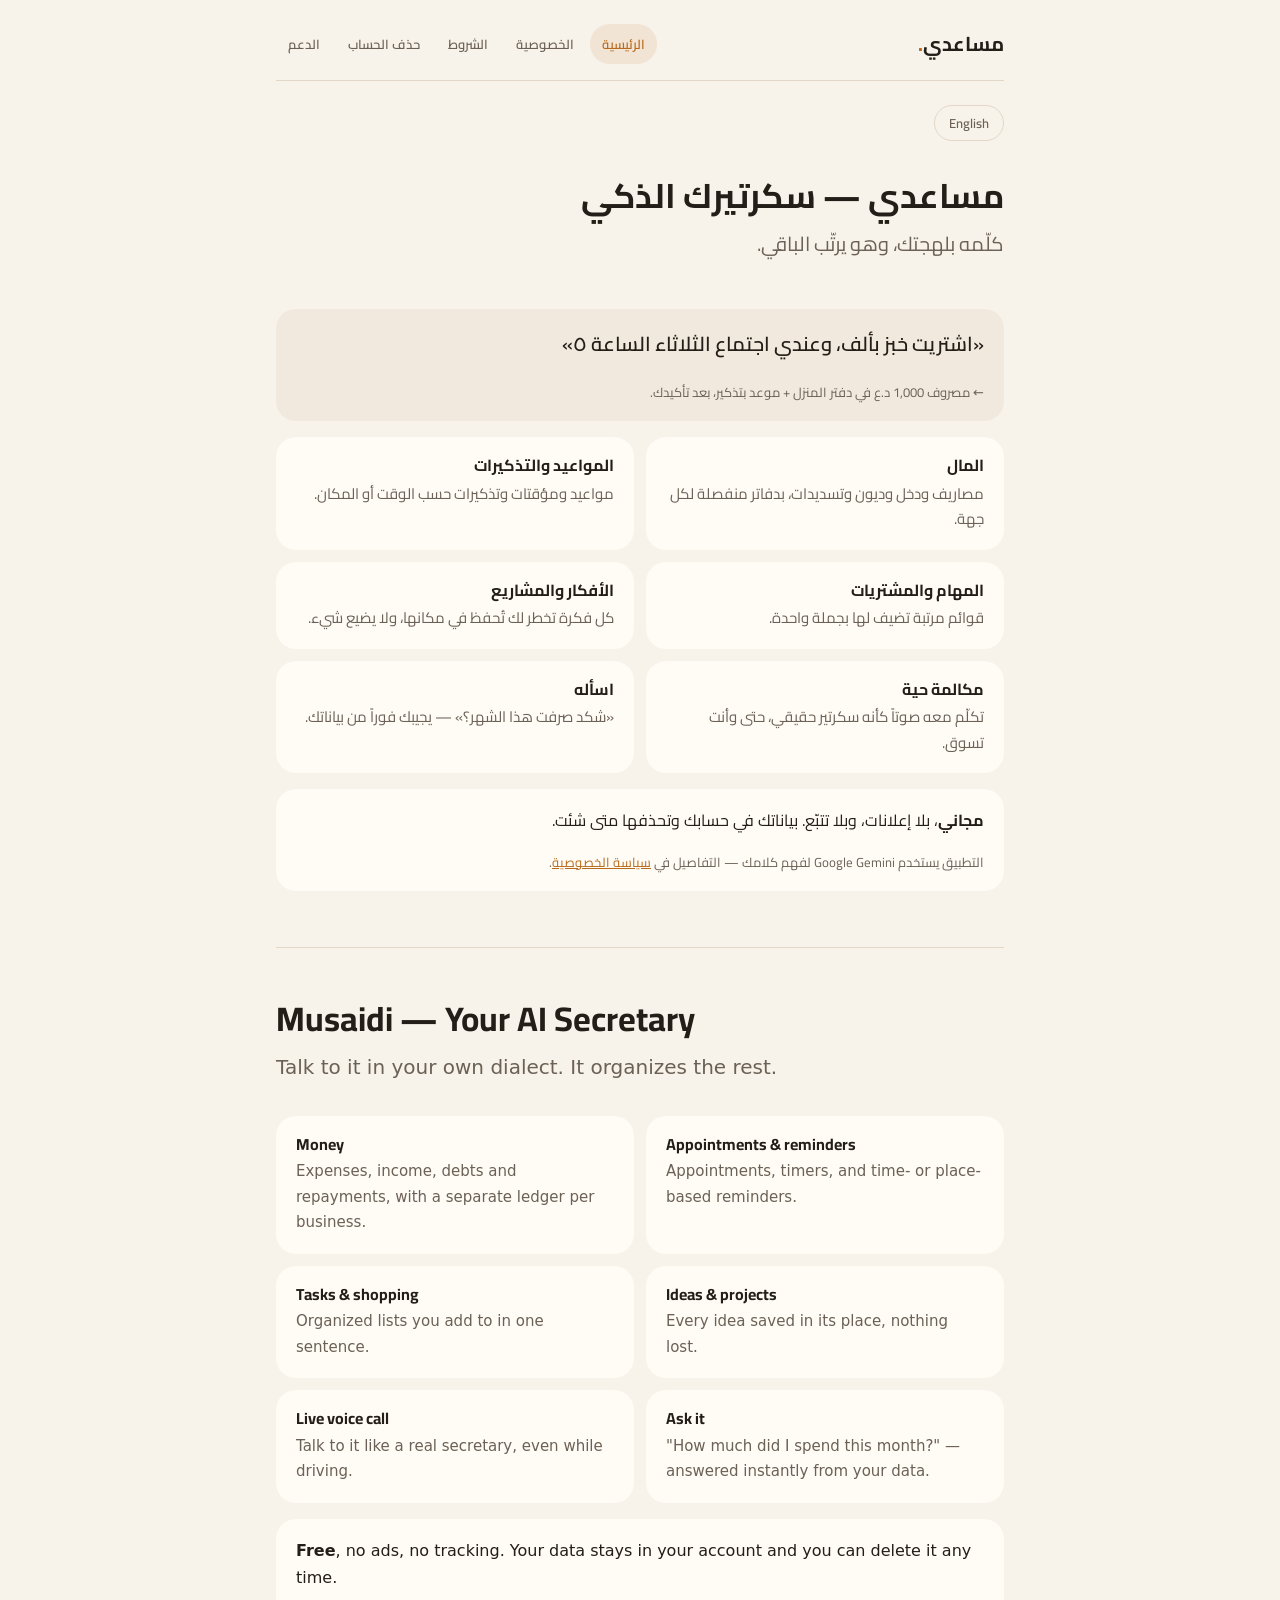
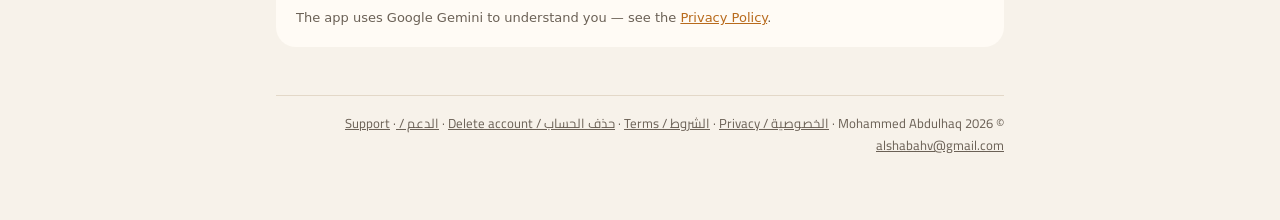
<file: index.html>
<!doctype html>
<html lang="ar" dir="rtl">
<head>
<meta charset="utf-8">
<meta name="viewport" content="width=device-width, initial-scale=1">
<title>مساعدي - سكرتيرك الذكي | Musaidi - Your AI Secretary</title>
<meta name="description" content="سكرتير شخصي تكلّمه بلهجتك فيسجّل مصاريفك وديونك ومواعيدك ومهامك وأفكارك. A personal AI secretary you talk to in your own dialect.">
<meta name="color-scheme" content="dark light">
<link rel="preconnect" href="https://fonts.googleapis.com">
<link rel="preconnect" href="https://fonts.gstatic.com" crossorigin>
<link href="https://fonts.googleapis.com/css2?family=Cairo:wght@400;600;700&display=swap" rel="stylesheet">
<link rel="stylesheet" href="style.css">
<style>
  .hero { padding: 24px 0 8px; }
  .hero h1 { font-size: 34px; }
  .hero p.lead { font-size: 20px; color: var(--text-dim); margin: 0 0 24px; }
  .grid { display: grid; grid-template-columns: 1fr 1fr; gap: 12px; }
  .grid .tile { margin: 0; }
  .grid h3 { margin: 0 0 4px; }
  .grid p { margin: 0; color: var(--text-dim); font-size: 15px; }
  .quote { font-size: 20px; font-weight: 600; }
  @media (max-width: 560px) { .grid { grid-template-columns: 1fr; } }
</style>
</head>
<body>
<div class="wrap">
<header class="top">
  <a class="brand" href="index.html">مساعدي<span>.</span></a>
  <nav class="links">
    <a href="index.html" aria-current="page">الرئيسية</a>
    <a href="privacy.html">الخصوصية</a>
    <a href="terms.html">الشروط</a>
    <a href="delete-account.html">حذف الحساب</a>
    <a href="support.html">الدعم</a>
  </nav>
</header>

<div class="lang-switch"><a href="#en" lang="en">English</a></div>

<main>
<section id="ar">
<div class="hero">
  <h1>مساعدي — سكرتيرك الذكي</h1>
  <p class="lead">كلّمه بلهجتك، وهو يرتّب الباقي.</p>
</div>

<div class="tile high">
  <p class="quote">«اشتريت خبز بألف، وعندي اجتماع الثلاثاء الساعة ٥»</p>
  <p class="meta">← مصروف 1,000 د.ع في دفتر المنزل + موعد بتذكير، بعد تأكيدك.</p>
</div>

<div class="grid">
  <div class="tile"><h3>المال</h3><p>مصاريف ودخل وديون وتسديدات، بدفاتر منفصلة لكل جهة.</p></div>
  <div class="tile"><h3>المواعيد والتذكيرات</h3><p>مواعيد ومؤقتات وتذكيرات حسب الوقت أو المكان.</p></div>
  <div class="tile"><h3>المهام والمشتريات</h3><p>قوائم مرتبة تضيف لها بجملة واحدة.</p></div>
  <div class="tile"><h3>الأفكار والمشاريع</h3><p>كل فكرة تخطر لك تُحفظ في مكانها، ولا يضيع شيء.</p></div>
  <div class="tile"><h3>مكالمة حية</h3><p>تكلّم معه صوتاً كأنه سكرتير حقيقي، حتى وأنت تسوق.</p></div>
  <div class="tile"><h3>اسأله</h3><p>«شكد صرفت هذا الشهر؟» — يجيبك فوراً من بياناتك.</p></div>
</div>

<div class="tile">
  <p><strong>مجاني</strong>، بلا إعلانات، وبلا تتبّع. بياناتك في حسابك وتحذفها متى شئت.</p>
  <p class="meta">التطبيق يستخدم Google Gemini لفهم كلامك — التفاصيل في <a href="privacy.html">سياسة الخصوصية</a>.</p>
</div>
</section>

<hr class="split">

<section id="en" class="en" lang="en" dir="ltr">
<div class="hero">
  <h1>Musaidi — Your AI Secretary</h1>
  <p class="lead">Talk to it in your own dialect. It organizes the rest.</p>
</div>
<div class="grid">
  <div class="tile"><h3>Money</h3><p>Expenses, income, debts and repayments, with a separate ledger per business.</p></div>
  <div class="tile"><h3>Appointments &amp; reminders</h3><p>Appointments, timers, and time- or place-based reminders.</p></div>
  <div class="tile"><h3>Tasks &amp; shopping</h3><p>Organized lists you add to in one sentence.</p></div>
  <div class="tile"><h3>Ideas &amp; projects</h3><p>Every idea saved in its place, nothing lost.</p></div>
  <div class="tile"><h3>Live voice call</h3><p>Talk to it like a real secretary, even while driving.</p></div>
  <div class="tile"><h3>Ask it</h3><p>"How much did I spend this month?" — answered instantly from your data.</p></div>
</div>
<div class="tile">
  <p><strong>Free</strong>, no ads, no tracking. Your data stays in your account and you can delete it any time.</p>
  <p class="meta">The app uses Google Gemini to understand you — see the <a href="privacy.html#en">Privacy Policy</a>.</p>
</div>
</section>
</main>

<footer class="bottom">© 2026 Mohammed Abdulhaq · <a href="privacy.html">الخصوصية / Privacy</a> · <a href="terms.html">الشروط / Terms</a> · <a href="delete-account.html">حذف الحساب / Delete account</a> · <a href="support.html">الدعم / Support</a> · <a href="mailto:alshabahv@gmail.com">alshabahv@gmail.com</a></footer>
</div>
</body>
</html>
</file>
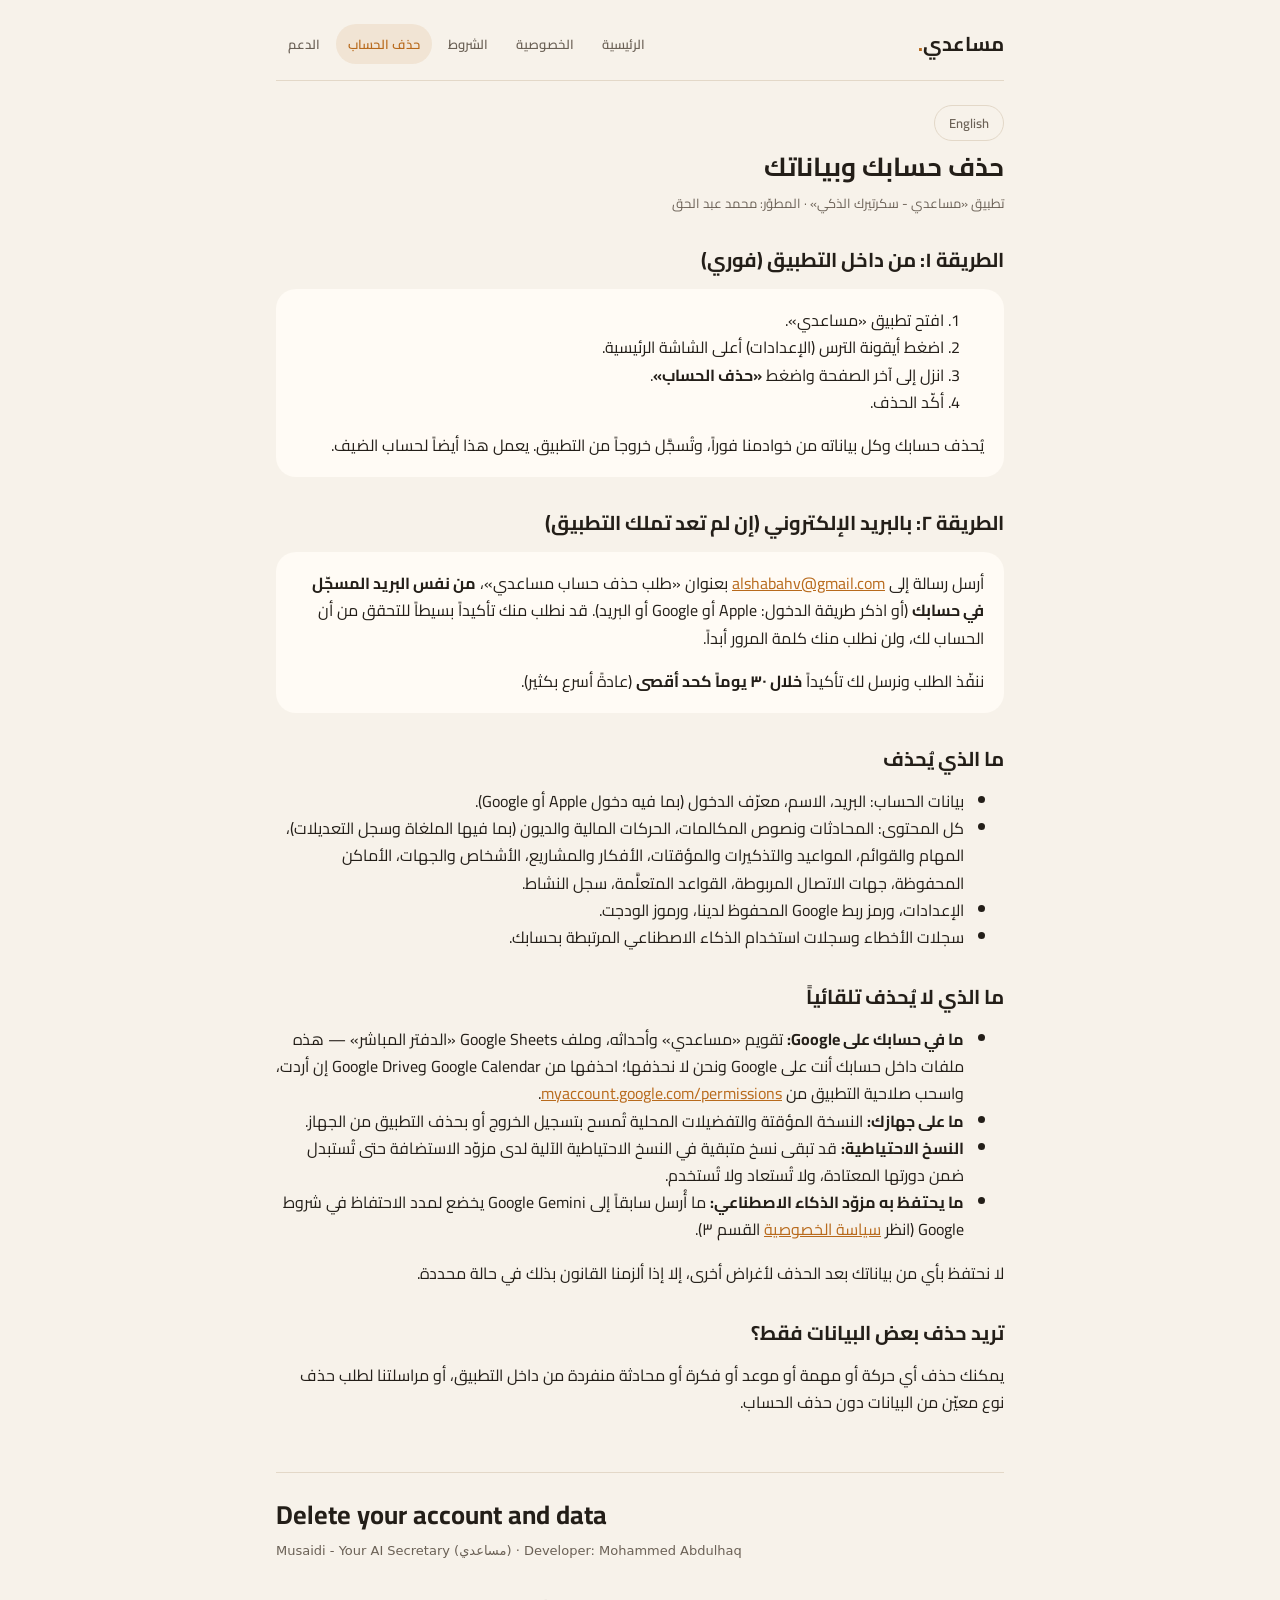
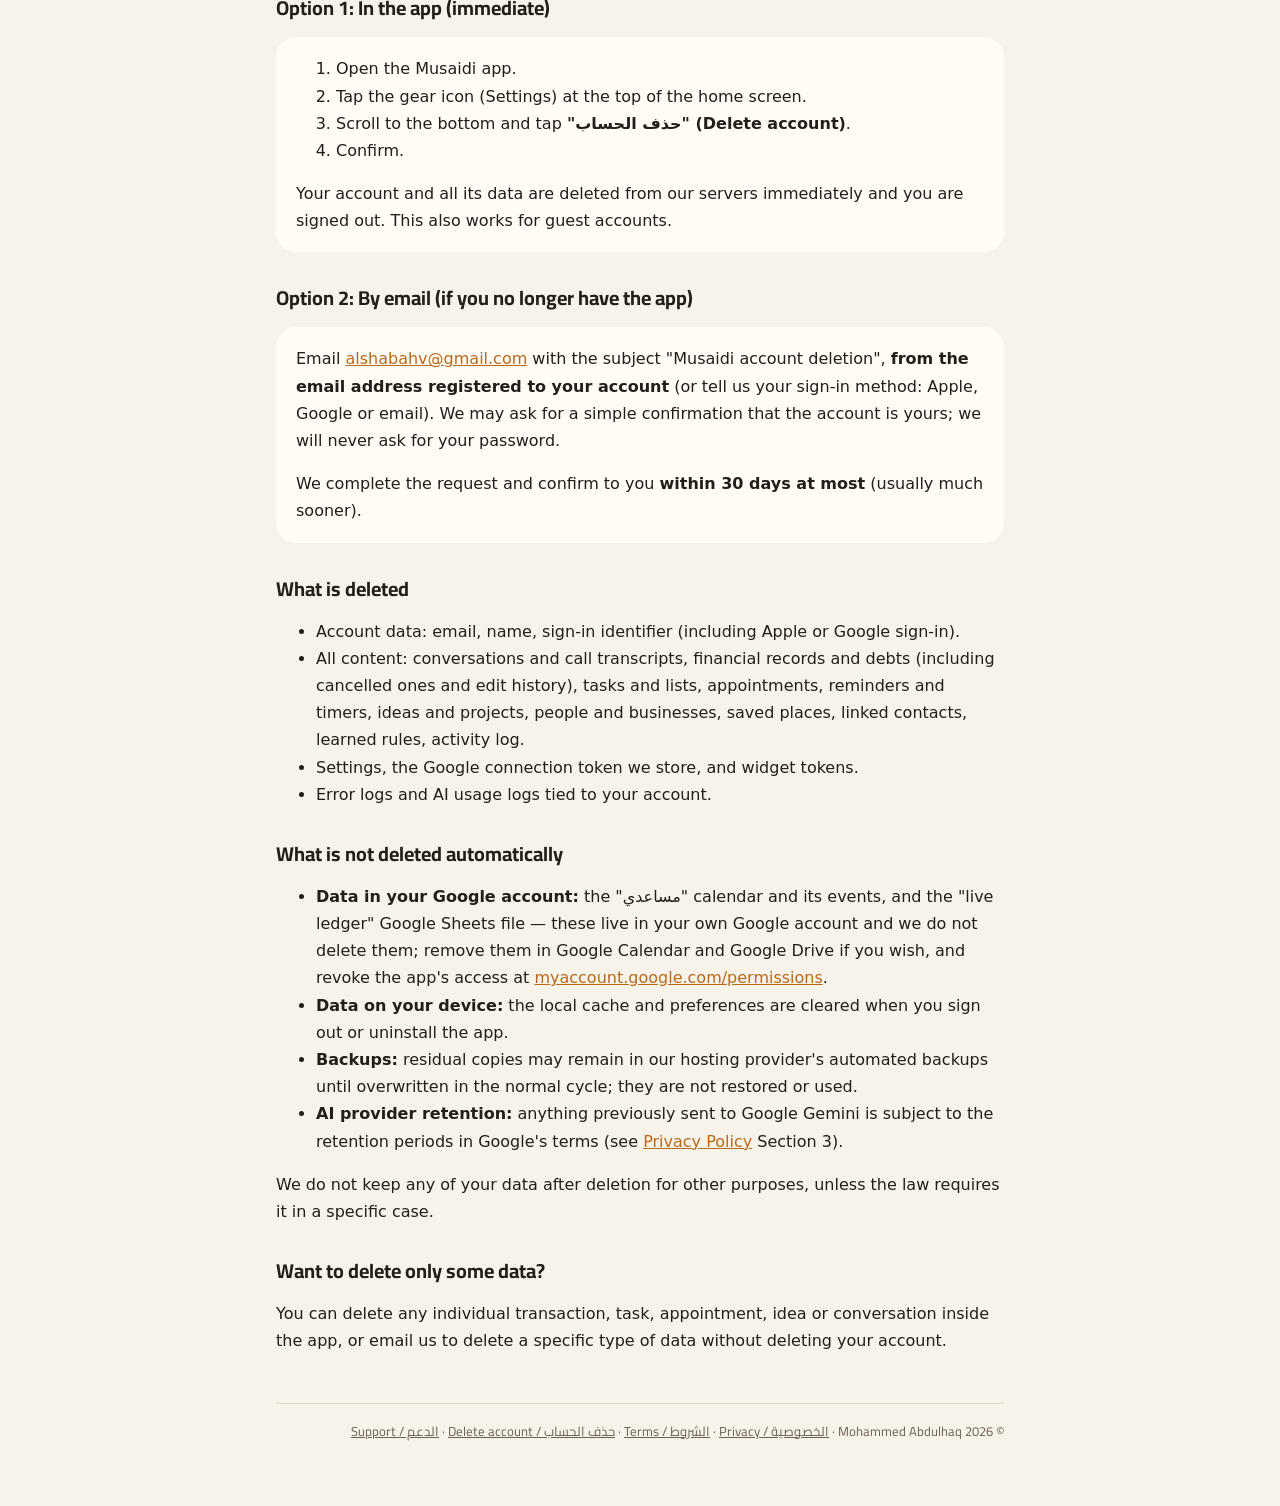
<file: delete-account.html>
<!doctype html>
<html lang="ar" dir="rtl">
<head>
<meta charset="utf-8">
<meta name="viewport" content="width=device-width, initial-scale=1">
<title>حذف الحساب — مساعدي | Delete Account — Musaidi</title>
<meta name="description" content="كيف تحذف حسابك وبياناتك في تطبيق مساعدي. How to delete your Musaidi account and data.">
<meta name="color-scheme" content="dark light">
<link rel="preconnect" href="https://fonts.googleapis.com">
<link rel="preconnect" href="https://fonts.gstatic.com" crossorigin>
<link href="https://fonts.googleapis.com/css2?family=Cairo:wght@400;600;700&display=swap" rel="stylesheet">
<link rel="stylesheet" href="style.css">
</head>
<body>
<div class="wrap">
<header class="top">
  <a class="brand" href="index.html">مساعدي<span>.</span></a>
  <nav class="links">
    <a href="index.html">الرئيسية</a>
    <a href="privacy.html">الخصوصية</a>
    <a href="terms.html">الشروط</a>
    <a href="delete-account.html" aria-current="page">حذف الحساب</a>
    <a href="support.html">الدعم</a>
  </nav>
</header>

<div class="lang-switch"><a href="#en" lang="en">English</a></div>

<main>
<article id="ar">
<h1>حذف حسابك وبياناتك</h1>
<p class="meta">تطبيق «مساعدي - سكرتيرك الذكي» · المطوّر: محمد عبد الحق</p>

<h2>الطريقة ١: من داخل التطبيق (فوري)</h2>
<div class="tile">
<ol>
  <li>افتح تطبيق «مساعدي».</li>
  <li>اضغط أيقونة الترس (الإعدادات) أعلى الشاشة الرئيسية.</li>
  <li>انزل إلى آخر الصفحة واضغط <strong>«حذف الحساب»</strong>.</li>
  <li>أكّد الحذف.</li>
</ol>
<p>يُحذف حسابك وكل بياناته من خوادمنا فوراً، وتُسجَّل خروجاً من التطبيق. يعمل هذا أيضاً لحساب الضيف.</p>
</div>

<h2>الطريقة ٢: بالبريد الإلكتروني (إن لم تعد تملك التطبيق)</h2>
<div class="tile">
<p>أرسل رسالة إلى <a href="mailto:alshabahv@gmail.com?subject=%D8%B7%D9%84%D8%A8%20%D8%AD%D8%B0%D9%81%20%D8%AD%D8%B3%D8%A7%D8%A8%20%D9%85%D8%B3%D8%A7%D8%B9%D8%AF%D9%8A%20%7C%20Musaidi%20account%20deletion">alshabahv@gmail.com</a> بعنوان «طلب حذف حساب مساعدي»، <strong>من نفس البريد المسجّل في حسابك</strong> (أو اذكر طريقة الدخول: Apple أو Google أو البريد). قد نطلب منك تأكيداً بسيطاً للتحقق من أن الحساب لك، ولن نطلب منك كلمة المرور أبداً.</p>
<p>ننفّذ الطلب ونرسل لك تأكيداً <strong>خلال ٣٠ يوماً كحد أقصى</strong> (عادةً أسرع بكثير).</p>
</div>

<h2>ما الذي يُحذف</h2>
<ul>
  <li>بيانات الحساب: البريد، الاسم، معرّف الدخول (بما فيه دخول Apple أو Google).</li>
  <li>كل المحتوى: المحادثات ونصوص المكالمات، الحركات المالية والديون (بما فيها الملغاة وسجل التعديلات)، المهام والقوائم، المواعيد والتذكيرات والمؤقتات، الأفكار والمشاريع، الأشخاص والجهات، الأماكن المحفوظة، جهات الاتصال المربوطة، القواعد المتعلَّمة، سجل النشاط.</li>
  <li>الإعدادات، ورمز ربط Google المحفوظ لدينا، ورموز الودجت.</li>
  <li>سجلات الأخطاء وسجلات استخدام الذكاء الاصطناعي المرتبطة بحسابك.</li>
</ul>

<h2>ما الذي لا يُحذف تلقائياً</h2>
<ul>
  <li><strong>ما في حسابك على Google:</strong> تقويم «مساعدي» وأحداثه، وملف Google Sheets «الدفتر المباشر» — هذه ملفات داخل حسابك أنت على Google ونحن لا نحذفها؛ احذفها من Google Calendar وGoogle Drive إن أردت، واسحب صلاحية التطبيق من <a href="https://myaccount.google.com/permissions" rel="noopener">myaccount.google.com/permissions</a>.</li>
  <li><strong>ما على جهازك:</strong> النسخة المؤقتة والتفضيلات المحلية تُمسح بتسجيل الخروج أو بحذف التطبيق من الجهاز.</li>
  <li><strong>النسخ الاحتياطية:</strong> قد تبقى نسخ متبقية في النسخ الاحتياطية الآلية لدى مزوّد الاستضافة حتى تُستبدل ضمن دورتها المعتادة، ولا تُستعاد ولا تُستخدم.</li>
  <li><strong>ما يحتفظ به مزوّد الذكاء الاصطناعي:</strong> ما أُرسل سابقاً إلى Google Gemini يخضع لمدد الاحتفاظ في شروط Google (انظر <a href="privacy.html">سياسة الخصوصية</a> القسم ٣).</li>
</ul>
<p>لا نحتفظ بأي من بياناتك بعد الحذف لأغراض أخرى، إلا إذا ألزمنا القانون بذلك في حالة محددة.</p>

<h2>تريد حذف بعض البيانات فقط؟</h2>
<p>يمكنك حذف أي حركة أو مهمة أو موعد أو فكرة أو محادثة منفردة من داخل التطبيق، أو مراسلتنا لطلب حذف نوع معيّن من البيانات دون حذف الحساب.</p>
</article>

<hr class="split">

<article id="en" class="en" lang="en" dir="ltr">
<h1>Delete your account and data</h1>
<p class="meta">Musaidi - Your AI Secretary (مساعدي) · Developer: Mohammed Abdulhaq</p>

<h2>Option 1: In the app (immediate)</h2>
<div class="tile">
<ol>
  <li>Open the Musaidi app.</li>
  <li>Tap the gear icon (Settings) at the top of the home screen.</li>
  <li>Scroll to the bottom and tap <strong>"حذف الحساب" (Delete account)</strong>.</li>
  <li>Confirm.</li>
</ol>
<p>Your account and all its data are deleted from our servers immediately and you are signed out. This also works for guest accounts.</p>
</div>

<h2>Option 2: By email (if you no longer have the app)</h2>
<div class="tile">
<p>Email <a href="mailto:alshabahv@gmail.com?subject=Musaidi%20account%20deletion">alshabahv@gmail.com</a> with the subject "Musaidi account deletion", <strong>from the email address registered to your account</strong> (or tell us your sign-in method: Apple, Google or email). We may ask for a simple confirmation that the account is yours; we will never ask for your password.</p>
<p>We complete the request and confirm to you <strong>within 30 days at most</strong> (usually much sooner).</p>
</div>

<h2>What is deleted</h2>
<ul>
  <li>Account data: email, name, sign-in identifier (including Apple or Google sign-in).</li>
  <li>All content: conversations and call transcripts, financial records and debts (including cancelled ones and edit history), tasks and lists, appointments, reminders and timers, ideas and projects, people and businesses, saved places, linked contacts, learned rules, activity log.</li>
  <li>Settings, the Google connection token we store, and widget tokens.</li>
  <li>Error logs and AI usage logs tied to your account.</li>
</ul>

<h2>What is not deleted automatically</h2>
<ul>
  <li><strong>Data in your Google account:</strong> the "مساعدي" calendar and its events, and the "live ledger" Google Sheets file — these live in your own Google account and we do not delete them; remove them in Google Calendar and Google Drive if you wish, and revoke the app's access at <a href="https://myaccount.google.com/permissions" rel="noopener">myaccount.google.com/permissions</a>.</li>
  <li><strong>Data on your device:</strong> the local cache and preferences are cleared when you sign out or uninstall the app.</li>
  <li><strong>Backups:</strong> residual copies may remain in our hosting provider's automated backups until overwritten in the normal cycle; they are not restored or used.</li>
  <li><strong>AI provider retention:</strong> anything previously sent to Google Gemini is subject to the retention periods in Google's terms (see <a href="privacy.html#en">Privacy Policy</a> Section 3).</li>
</ul>
<p>We do not keep any of your data after deletion for other purposes, unless the law requires it in a specific case.</p>

<h2>Want to delete only some data?</h2>
<p>You can delete any individual transaction, task, appointment, idea or conversation inside the app, or email us to delete a specific type of data without deleting your account.</p>
</article>
</main>

<footer class="bottom">© 2026 Mohammed Abdulhaq · <a href="privacy.html">الخصوصية / Privacy</a> · <a href="terms.html">الشروط / Terms</a> · <a href="delete-account.html">حذف الحساب / Delete account</a> · <a href="support.html">الدعم / Support</a></footer>
</div>
</body>
</html>
</file>
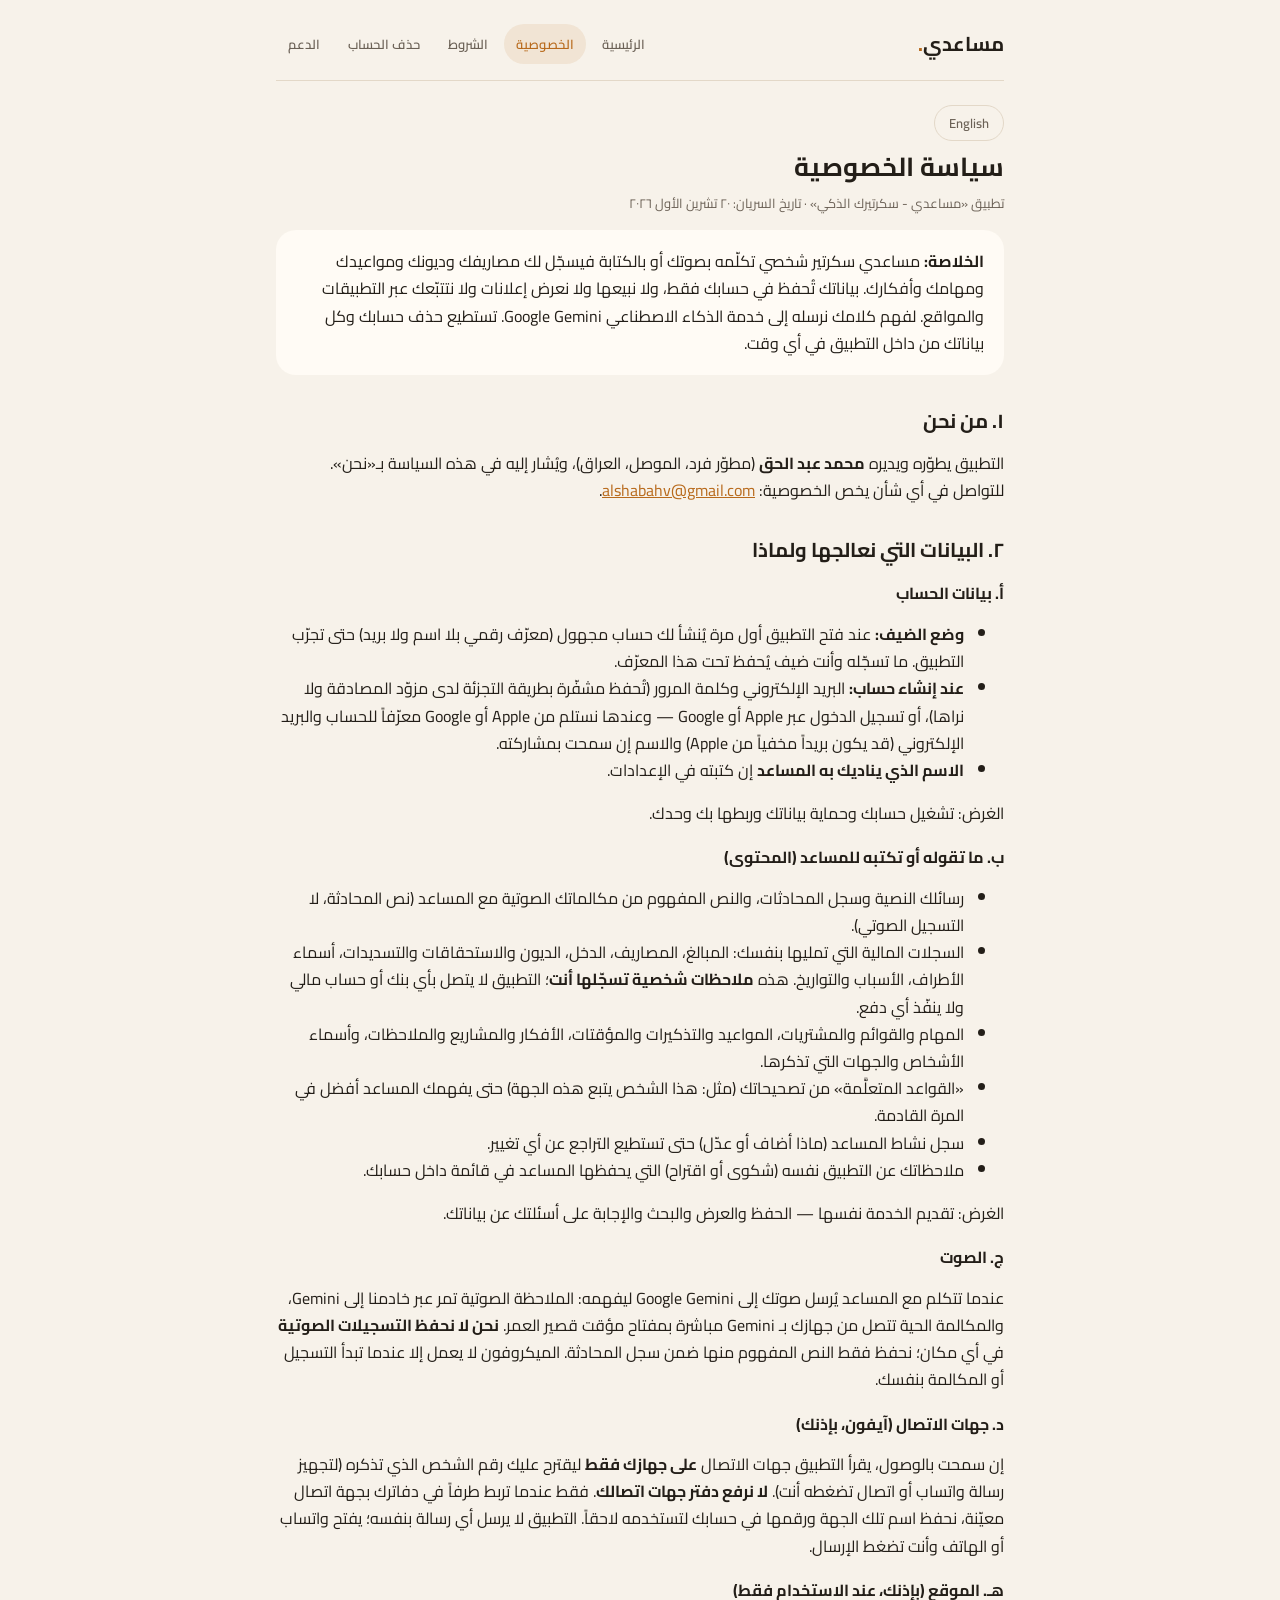
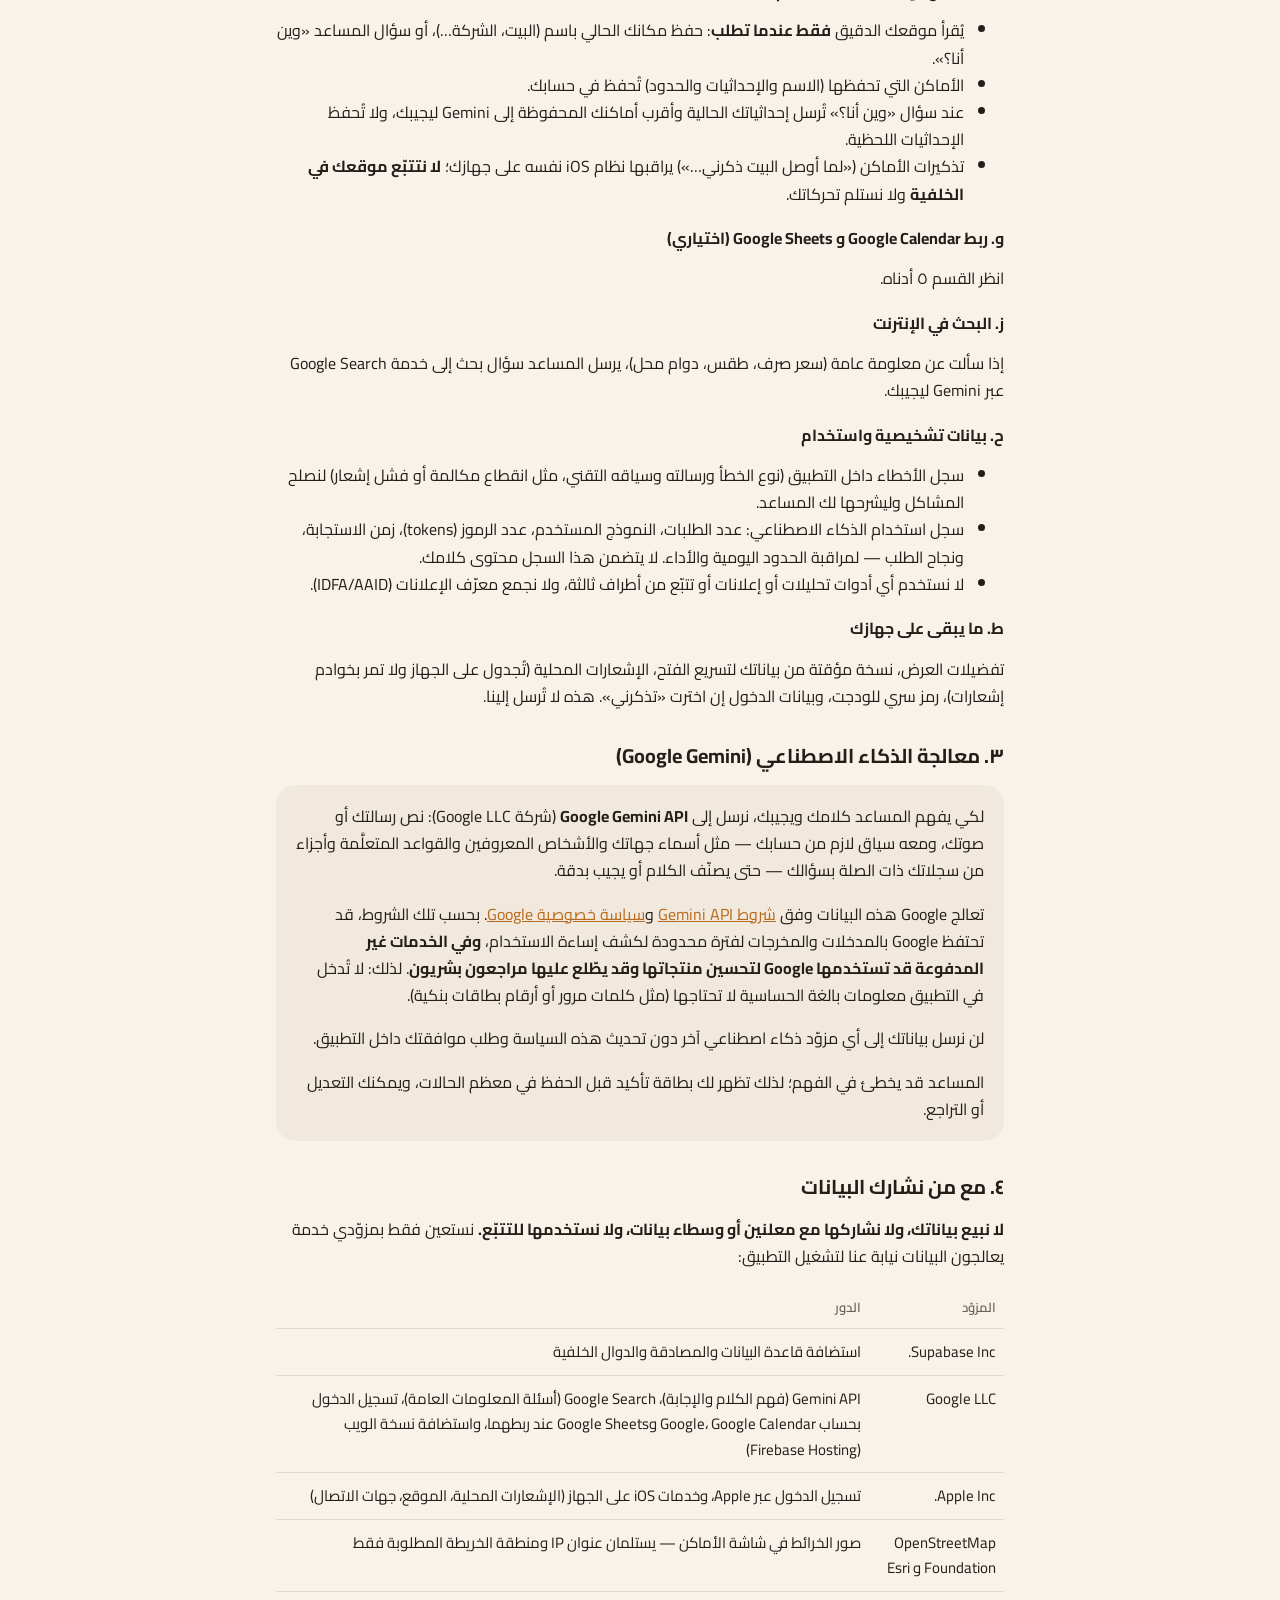
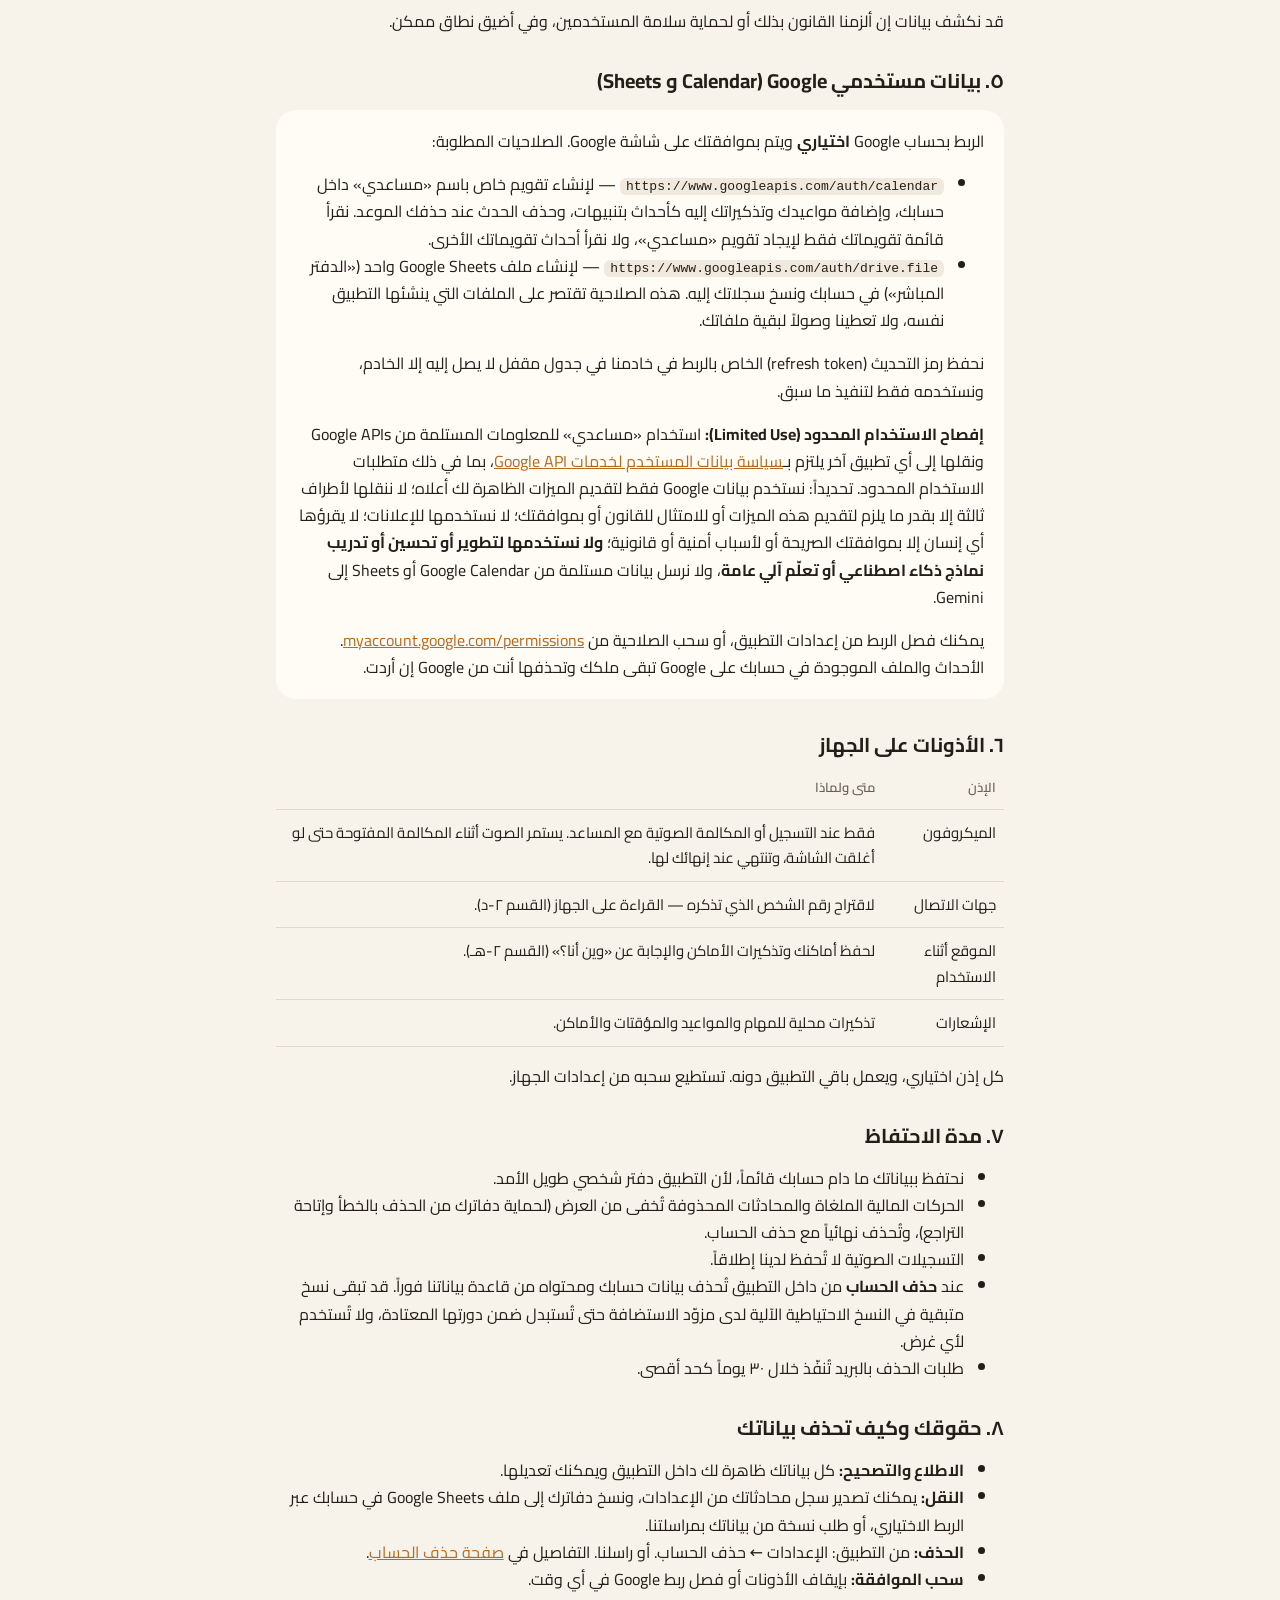
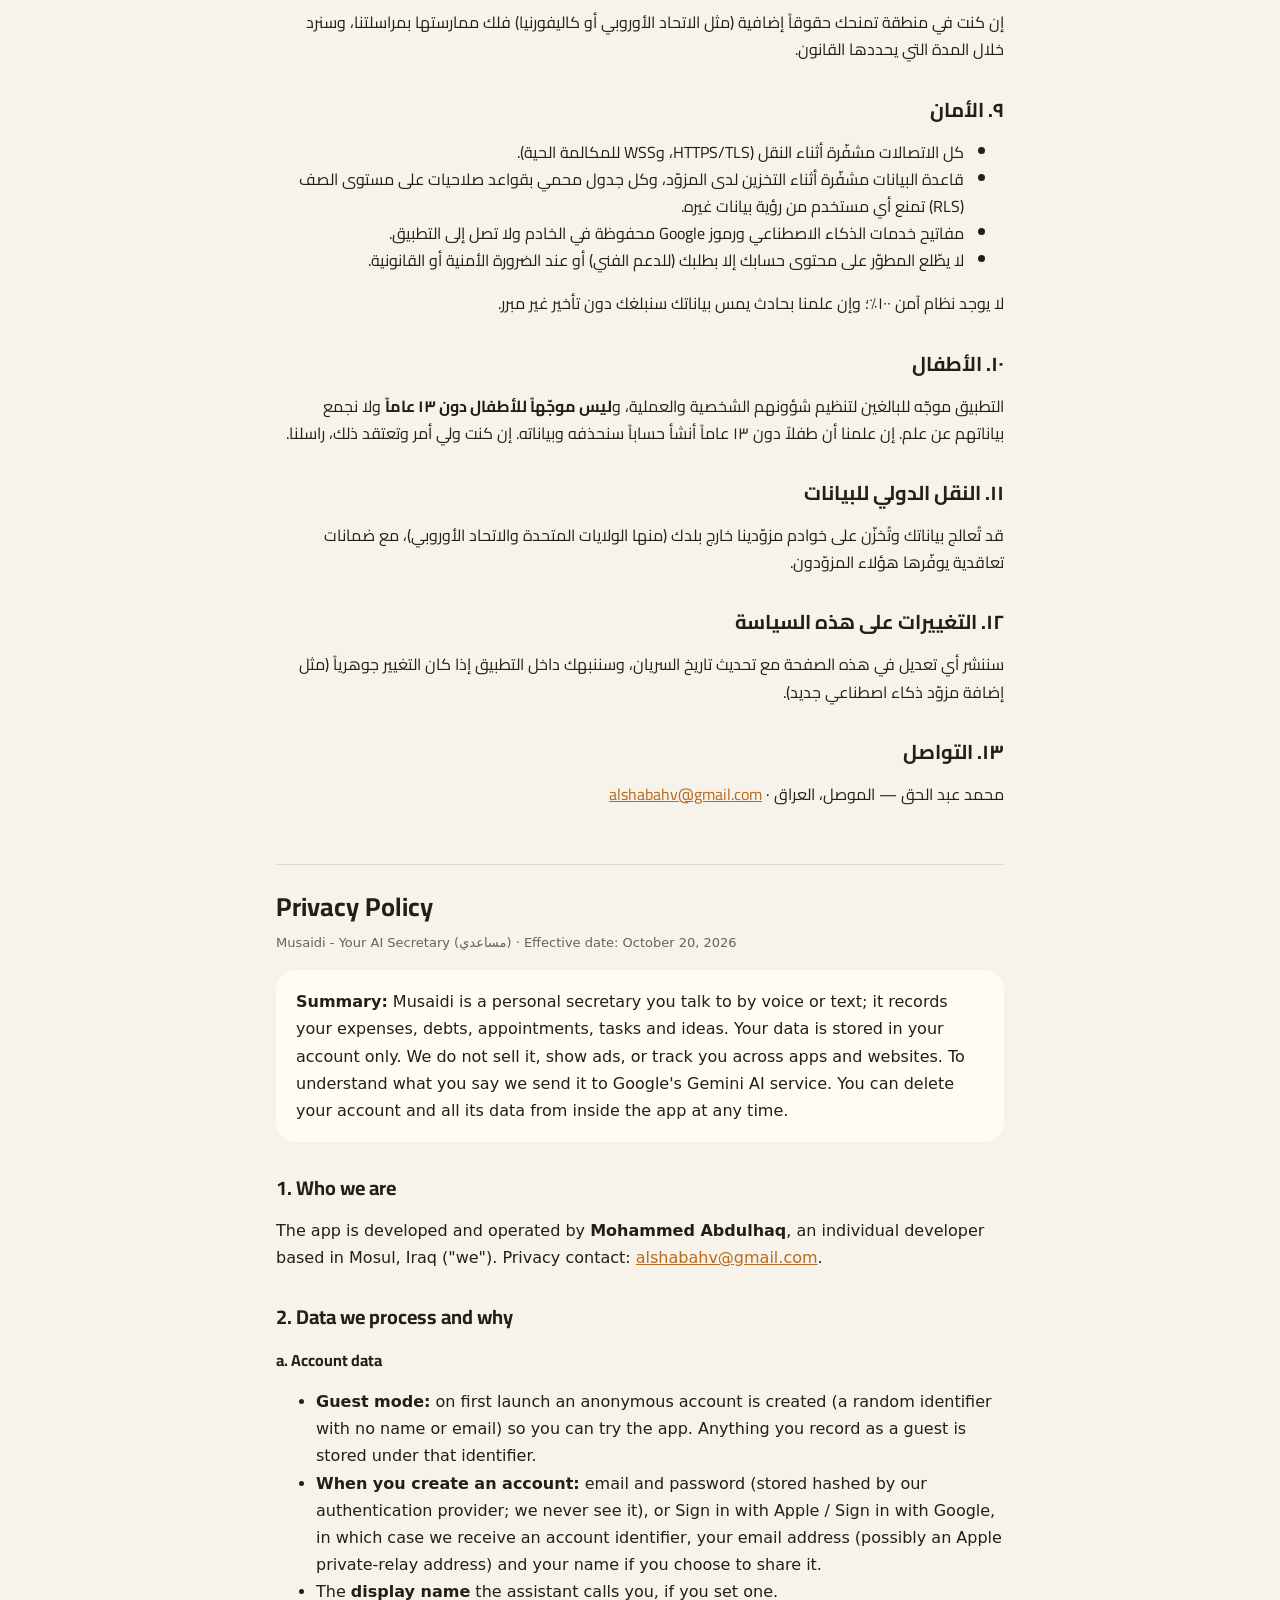
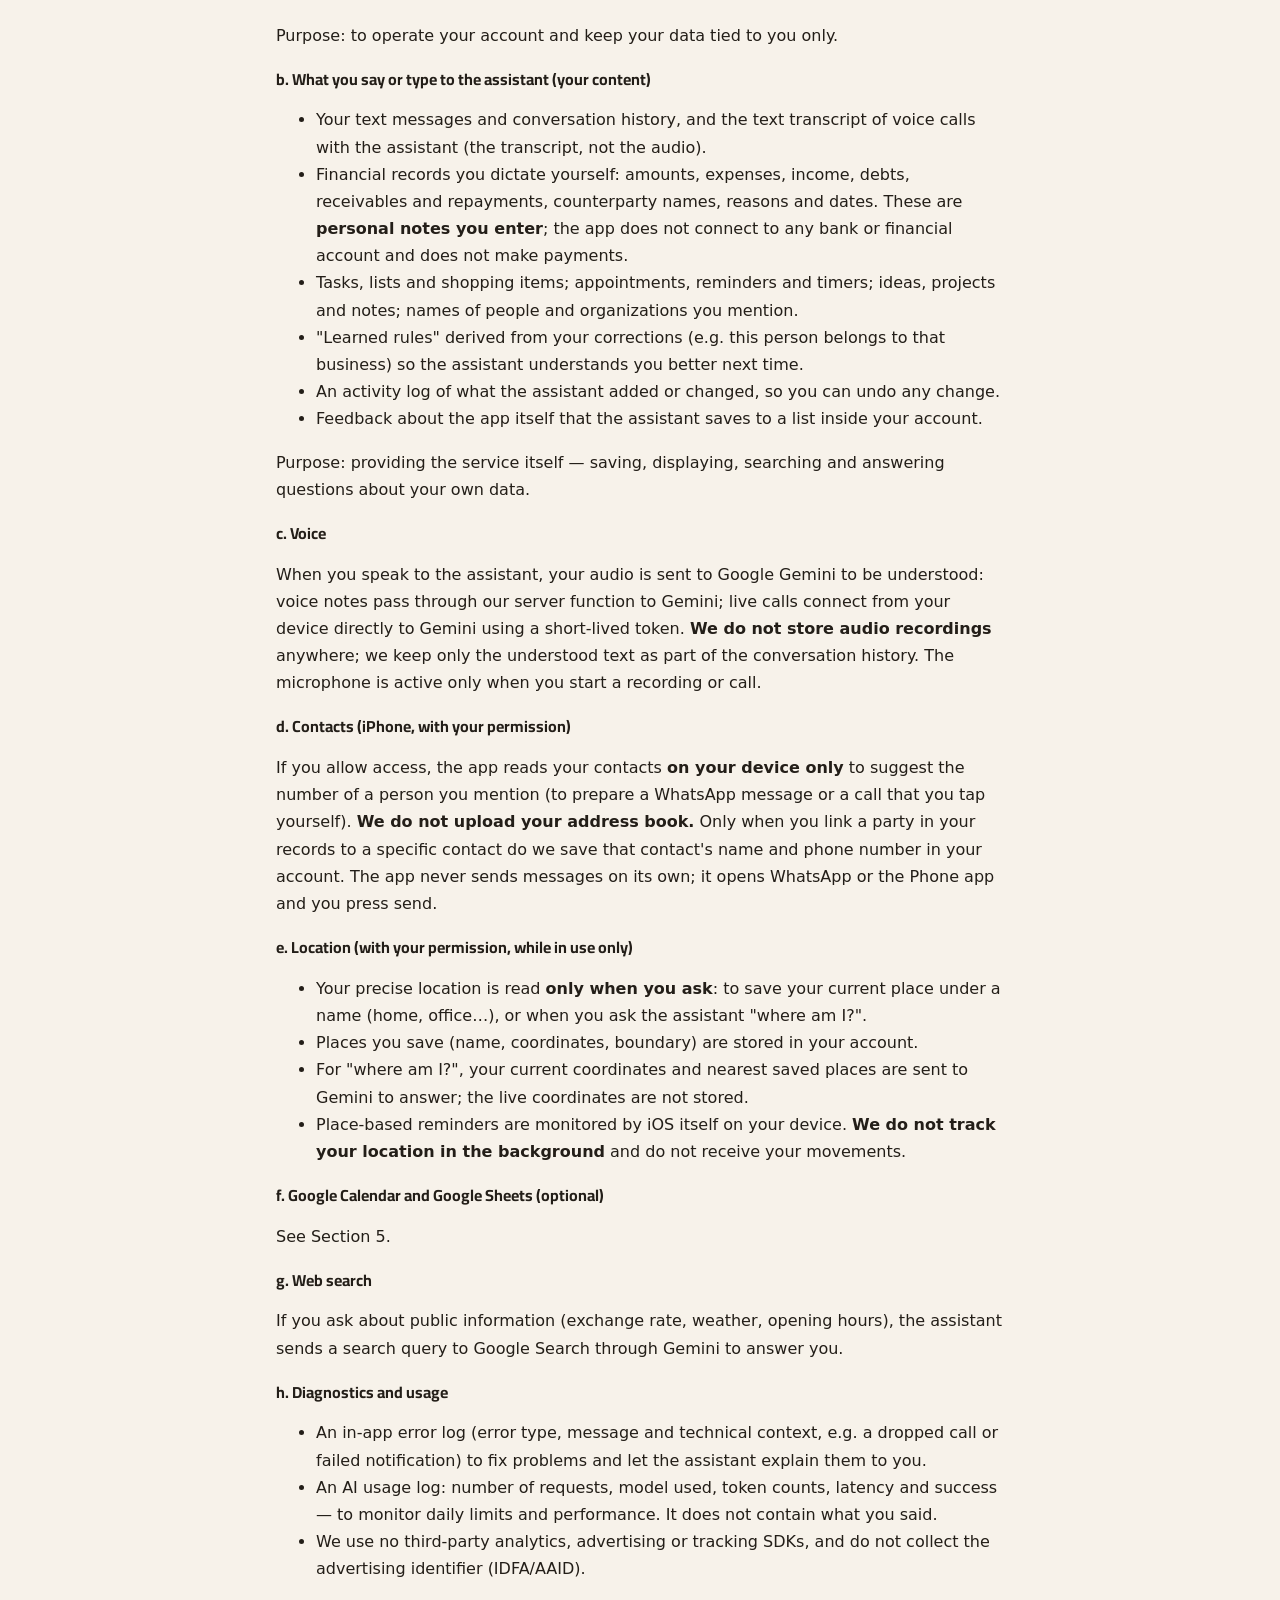
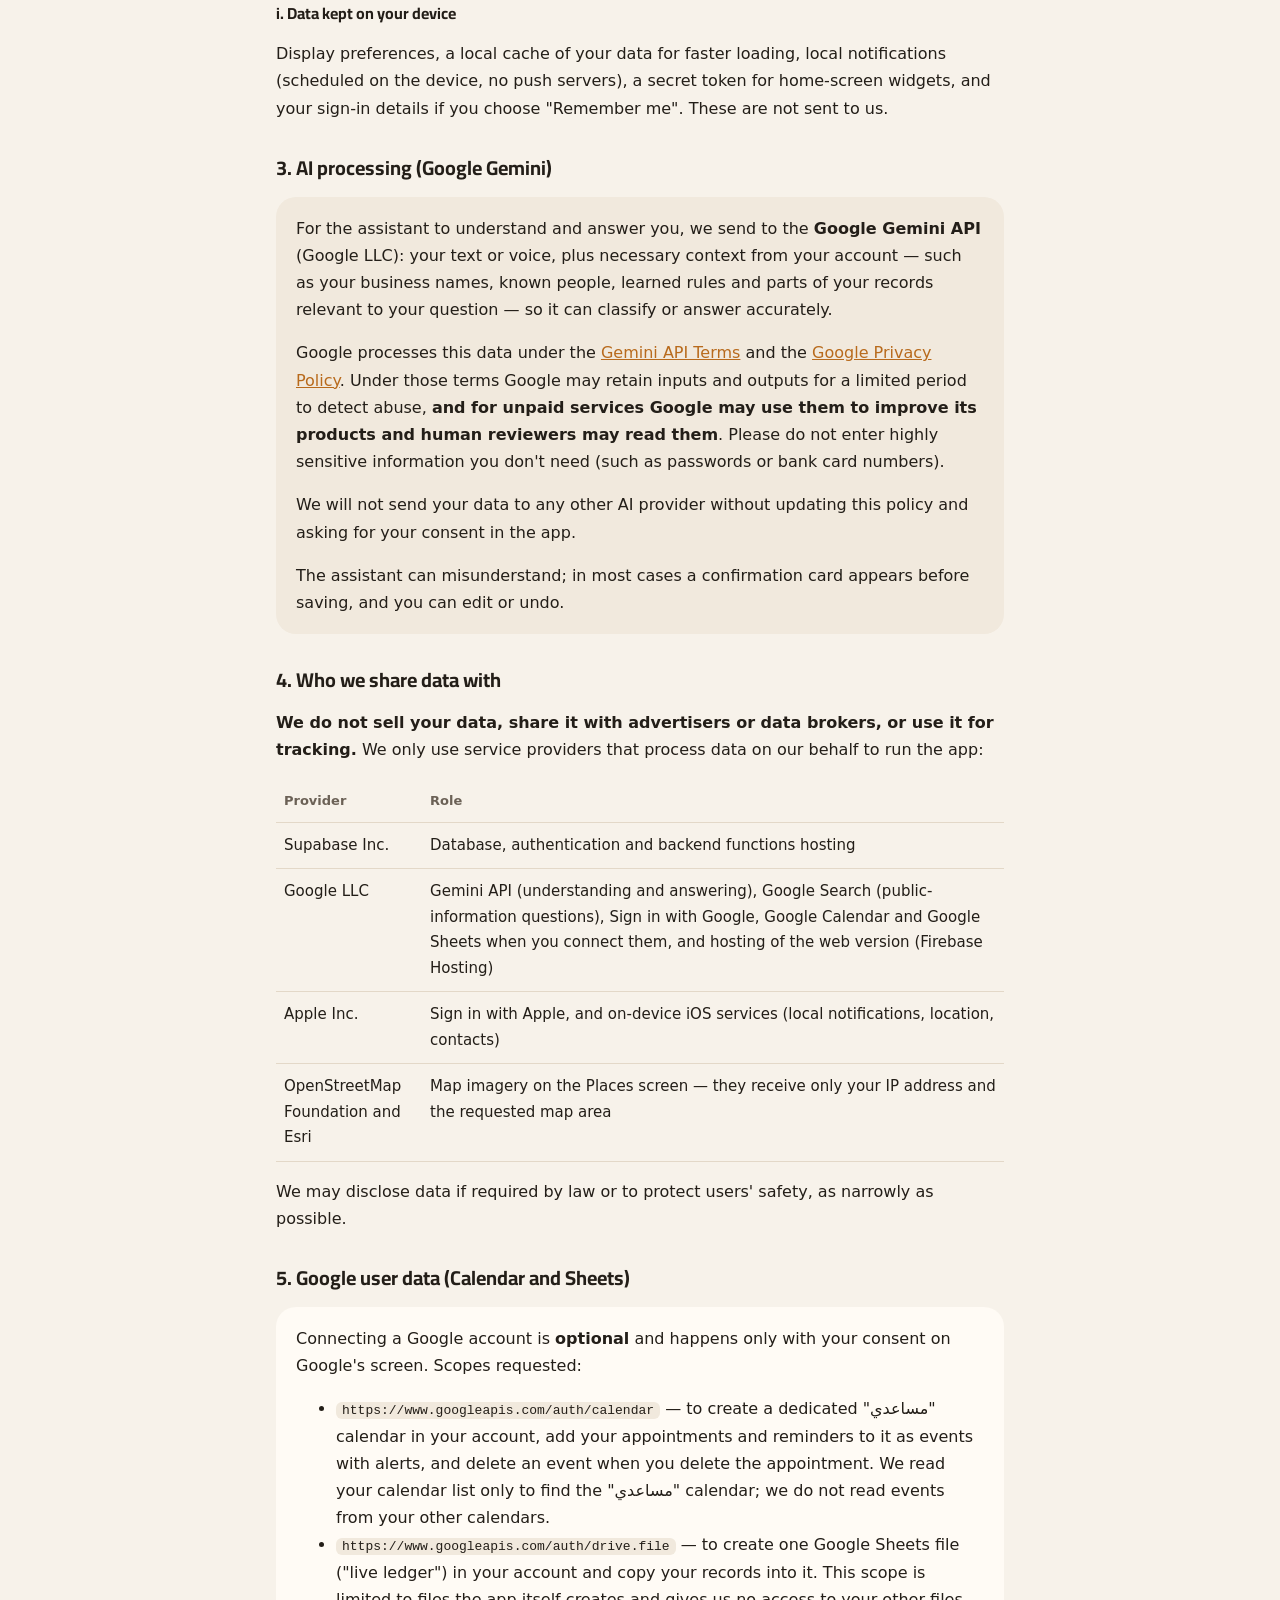
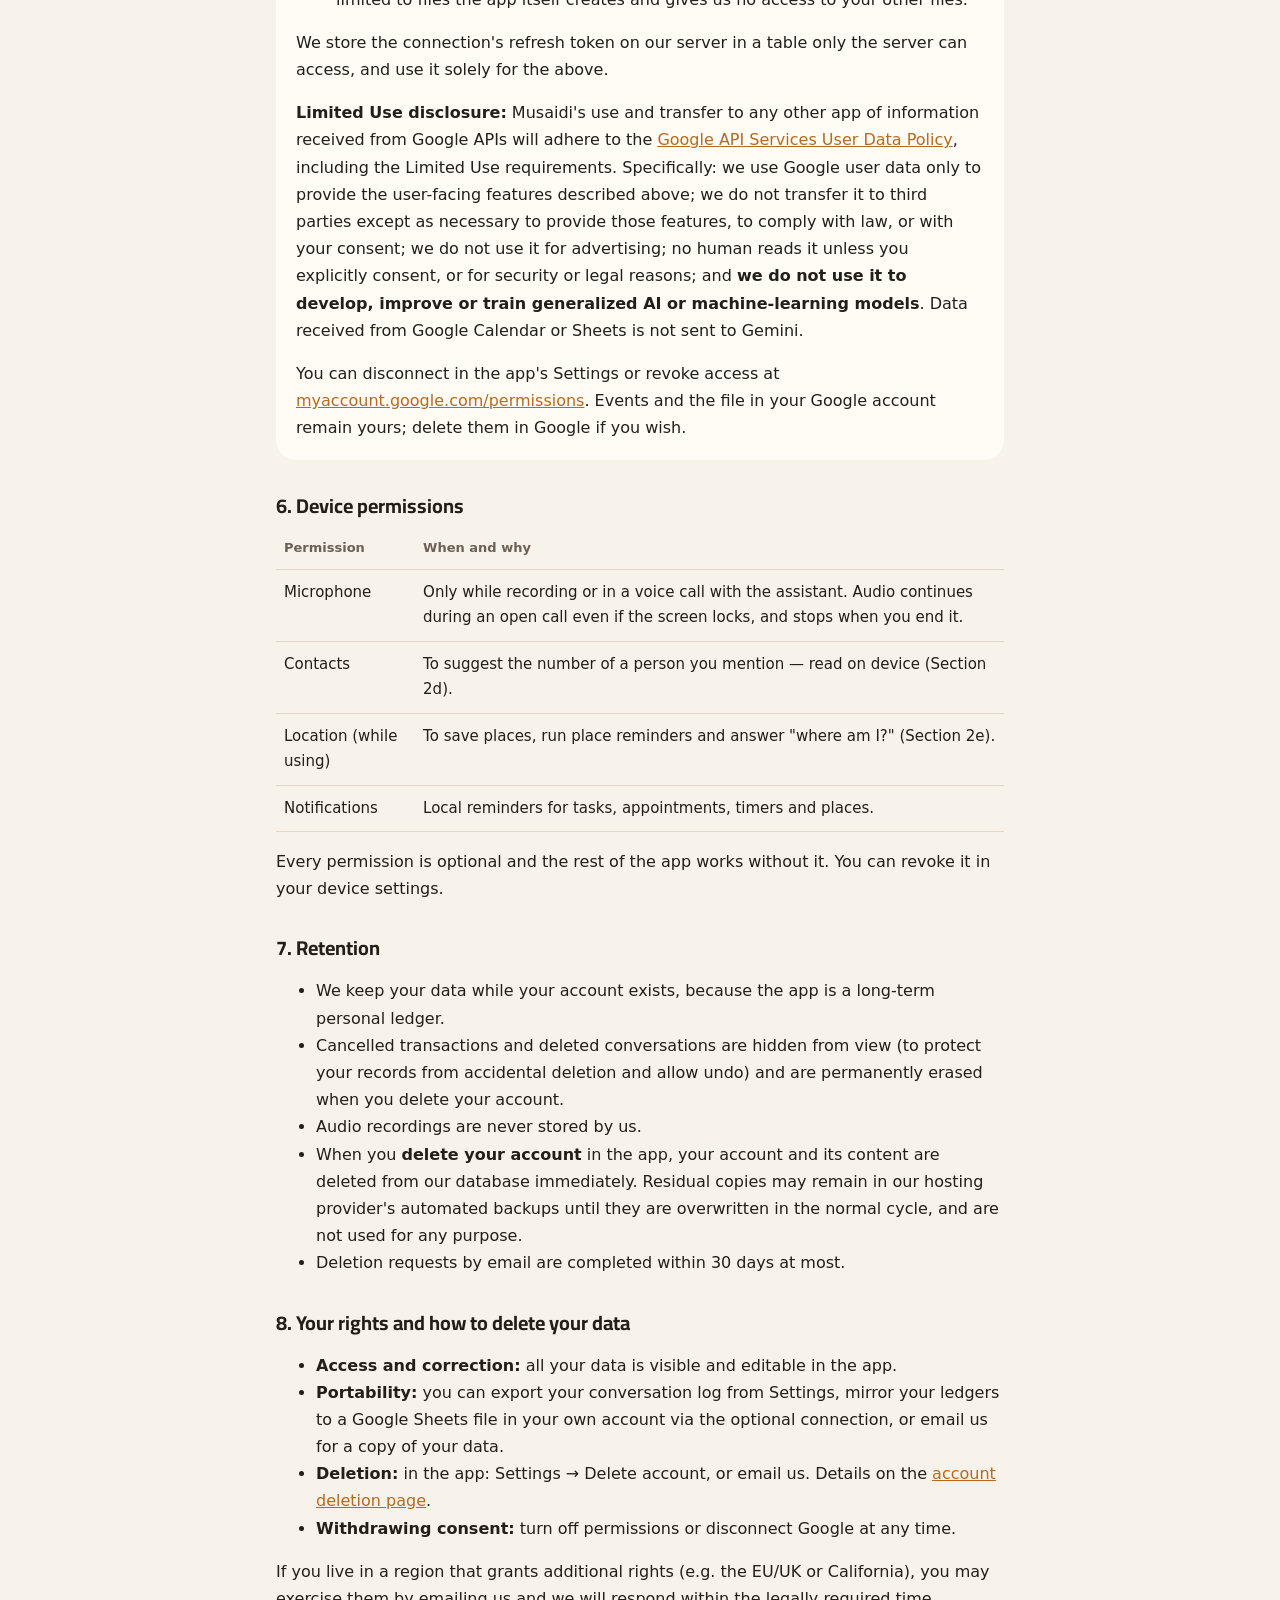
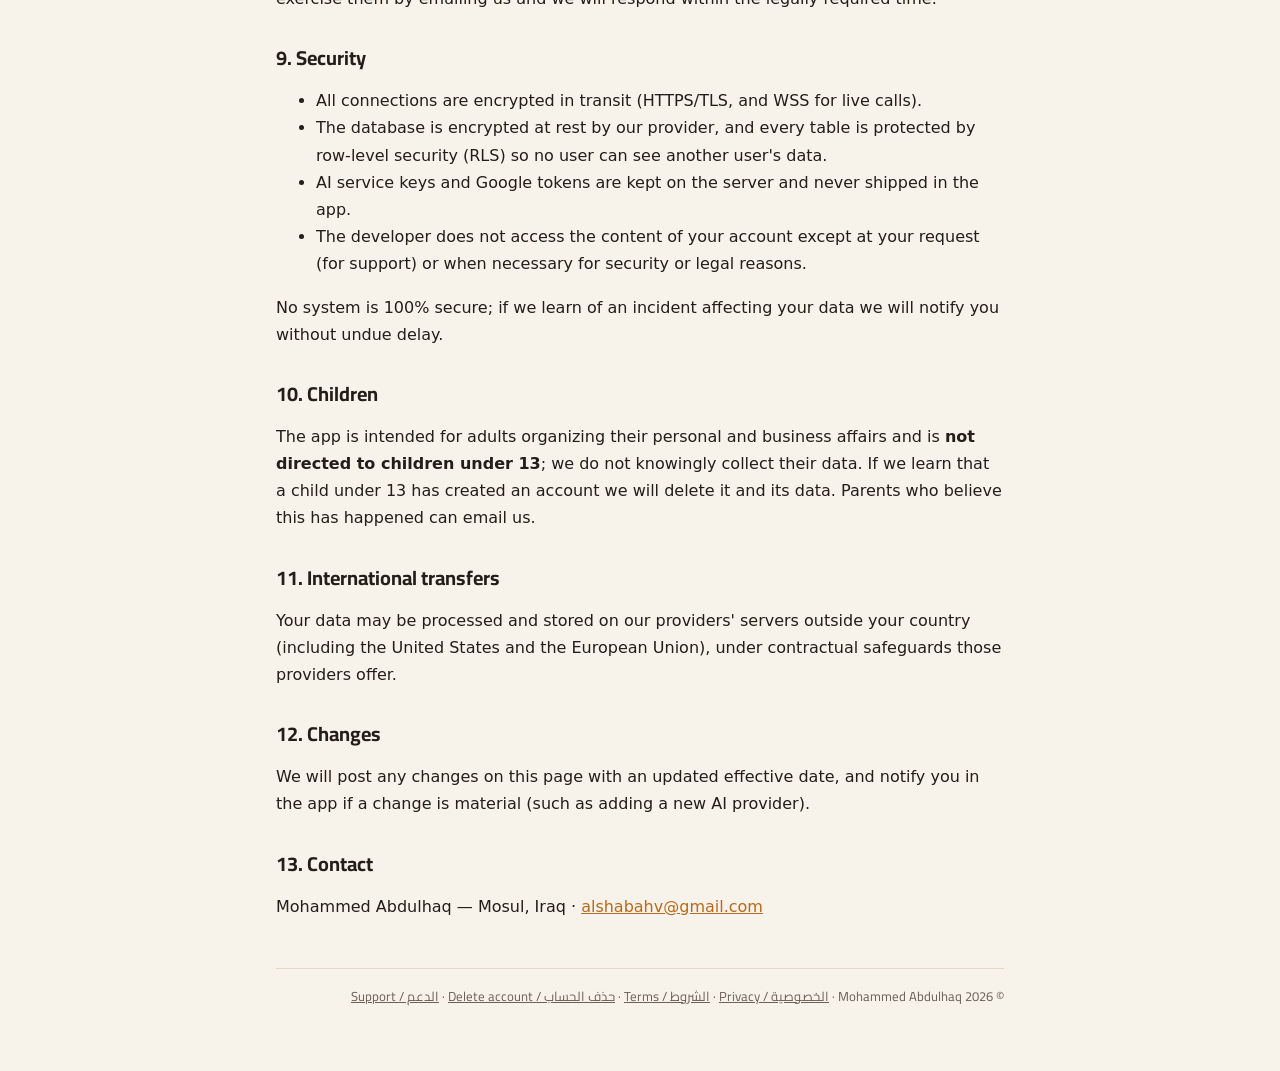
<file: privacy.html>
<!doctype html>
<html lang="ar" dir="rtl">
<head>
<meta charset="utf-8">
<meta name="viewport" content="width=device-width, initial-scale=1">
<title>سياسة الخصوصية — مساعدي | Privacy Policy — Musaidi</title>
<meta name="description" content="سياسة خصوصية تطبيق مساعدي - سكرتيرك الذكي. Privacy Policy for Musaidi - Your AI Secretary.">
<meta name="color-scheme" content="dark light">
<link rel="preconnect" href="https://fonts.googleapis.com">
<link rel="preconnect" href="https://fonts.gstatic.com" crossorigin>
<link href="https://fonts.googleapis.com/css2?family=Cairo:wght@400;600;700&display=swap" rel="stylesheet">
<link rel="stylesheet" href="style.css">
</head>
<body>
<div class="wrap">
<header class="top">
  <a class="brand" href="index.html">مساعدي<span>.</span></a>
  <nav class="links">
    <a href="index.html">الرئيسية</a>
    <a href="privacy.html" aria-current="page">الخصوصية</a>
    <a href="terms.html">الشروط</a>
    <a href="delete-account.html">حذف الحساب</a>
    <a href="support.html">الدعم</a>
  </nav>
</header>

<div class="lang-switch"><a href="#en" lang="en">English</a></div>

<main>
<article id="ar">
<h1>سياسة الخصوصية</h1>
<p class="meta">تطبيق «مساعدي - سكرتيرك الذكي» · تاريخ السريان: ٢٠ تشرين الأول ٢٠٢٦</p>

<div class="tile">
<p><strong>الخلاصة:</strong> مساعدي سكرتير شخصي تكلّمه بصوتك أو بالكتابة فيسجّل لك مصاريفك وديونك ومواعيدك ومهامك وأفكارك. بياناتك تُحفظ في حسابك فقط، ولا نبيعها ولا نعرض إعلانات ولا نتتبّعك عبر التطبيقات والمواقع. لفهم كلامك نرسله إلى خدمة الذكاء الاصطناعي Google Gemini. تستطيع حذف حسابك وكل بياناتك من داخل التطبيق في أي وقت.</p>
</div>

<h2>١. من نحن</h2>
<p>التطبيق يطوّره ويديره <strong>محمد عبد الحق</strong> (مطوّر فرد، الموصل، العراق)، ويُشار إليه في هذه السياسة بـ«نحن». للتواصل في أي شأن يخص الخصوصية: <a href="mailto:alshabahv@gmail.com">alshabahv@gmail.com</a>.</p>

<h2>٢. البيانات التي نعالجها ولماذا</h2>

<h3>أ. بيانات الحساب</h3>
<ul>
  <li><strong>وضع الضيف:</strong> عند فتح التطبيق أول مرة يُنشأ لك حساب مجهول (معرّف رقمي بلا اسم ولا بريد) حتى تجرّب التطبيق. ما تسجّله وأنت ضيف يُحفظ تحت هذا المعرّف.</li>
  <li><strong>عند إنشاء حساب:</strong> البريد الإلكتروني وكلمة المرور (تُحفظ مشفّرة بطريقة التجزئة لدى مزوّد المصادقة ولا نراها)، أو تسجيل الدخول عبر Apple أو Google — وعندها نستلم من Apple أو Google معرّفاً للحساب والبريد الإلكتروني (قد يكون بريداً مخفياً من Apple) والاسم إن سمحت بمشاركته.</li>
  <li><strong>الاسم الذي يناديك به المساعد</strong> إن كتبته في الإعدادات.</li>
</ul>
<p>الغرض: تشغيل حسابك وحماية بياناتك وربطها بك وحدك.</p>

<h3>ب. ما تقوله أو تكتبه للمساعد (المحتوى)</h3>
<ul>
  <li>رسائلك النصية وسجل المحادثات، والنص المفهوم من مكالماتك الصوتية مع المساعد (نص المحادثة، لا التسجيل الصوتي).</li>
  <li>السجلات المالية التي تمليها بنفسك: المبالغ، المصاريف، الدخل، الديون والاستحقاقات والتسديدات، أسماء الأطراف، الأسباب والتواريخ. هذه <strong>ملاحظات شخصية تسجّلها أنت</strong>؛ التطبيق لا يتصل بأي بنك أو حساب مالي ولا ينفّذ أي دفع.</li>
  <li>المهام والقوائم والمشتريات، المواعيد والتذكيرات والمؤقتات، الأفكار والمشاريع والملاحظات، وأسماء الأشخاص والجهات التي تذكرها.</li>
  <li>«القواعد المتعلَّمة» من تصحيحاتك (مثل: هذا الشخص يتبع هذه الجهة) حتى يفهمك المساعد أفضل في المرة القادمة.</li>
  <li>سجل نشاط المساعد (ماذا أضاف أو عدّل) حتى تستطيع التراجع عن أي تغيير.</li>
  <li>ملاحظاتك عن التطبيق نفسه (شكوى أو اقتراح) التي يحفظها المساعد في قائمة داخل حسابك.</li>
</ul>
<p>الغرض: تقديم الخدمة نفسها — الحفظ والعرض والبحث والإجابة على أسئلتك عن بياناتك.</p>

<h3>ج. الصوت</h3>
<p>عندما تتكلم مع المساعد يُرسل صوتك إلى Google Gemini ليفهمه: الملاحظة الصوتية تمر عبر خادمنا إلى Gemini، والمكالمة الحية تتصل من جهازك بـ Gemini مباشرة بمفتاح مؤقت قصير العمر. <strong>نحن لا نحفظ التسجيلات الصوتية</strong> في أي مكان؛ نحفظ فقط النص المفهوم منها ضمن سجل المحادثة. الميكروفون لا يعمل إلا عندما تبدأ التسجيل أو المكالمة بنفسك.</p>

<h3>د. جهات الاتصال (آيفون، بإذنك)</h3>
<p>إن سمحت بالوصول، يقرأ التطبيق جهات الاتصال <strong>على جهازك فقط</strong> ليقترح عليك رقم الشخص الذي تذكره (لتجهيز رسالة واتساب أو اتصال تضغطه أنت). <strong>لا نرفع دفتر جهات اتصالك</strong>. فقط عندما تربط طرفاً في دفاترك بجهة اتصال معيّنة، نحفظ اسم تلك الجهة ورقمها في حسابك لتستخدمه لاحقاً. التطبيق لا يرسل أي رسالة بنفسه؛ يفتح واتساب أو الهاتف وأنت تضغط الإرسال.</p>

<h3>هـ. الموقع (بإذنك، عند الاستخدام فقط)</h3>
<ul>
  <li>يُقرأ موقعك الدقيق <strong>فقط عندما تطلب</strong>: حفظ مكانك الحالي باسم (البيت، الشركة…)، أو سؤال المساعد «وين أنا؟».</li>
  <li>الأماكن التي تحفظها (الاسم والإحداثيات والحدود) تُحفظ في حسابك.</li>
  <li>عند سؤال «وين أنا؟» تُرسل إحداثياتك الحالية وأقرب أماكنك المحفوظة إلى Gemini ليجيبك، ولا تُحفظ الإحداثيات اللحظية.</li>
  <li>تذكيرات الأماكن («لما أوصل البيت ذكرني…») يراقبها نظام iOS نفسه على جهازك؛ <strong>لا نتتبّع موقعك في الخلفية</strong> ولا نستلم تحركاتك.</li>
</ul>

<h3>و. ربط Google Calendar و Google Sheets (اختياري)</h3>
<p>انظر القسم ٥ أدناه.</p>

<h3>ز. البحث في الإنترنت</h3>
<p>إذا سألت عن معلومة عامة (سعر صرف، طقس، دوام محل)، يرسل المساعد سؤال بحث إلى خدمة Google Search عبر Gemini ليجيبك.</p>

<h3>ح. بيانات تشخيصية واستخدام</h3>
<ul>
  <li>سجل الأخطاء داخل التطبيق (نوع الخطأ ورسالته وسياقه التقني، مثل انقطاع مكالمة أو فشل إشعار) لنصلح المشاكل وليشرحها لك المساعد.</li>
  <li>سجل استخدام الذكاء الاصطناعي: عدد الطلبات، النموذج المستخدم، عدد الرموز (tokens)، زمن الاستجابة، ونجاح الطلب — لمراقبة الحدود اليومية والأداء. لا يتضمن هذا السجل محتوى كلامك.</li>
  <li>لا نستخدم أي أدوات تحليلات أو إعلانات أو تتبّع من أطراف ثالثة، ولا نجمع معرّف الإعلانات (IDFA/AAID).</li>
</ul>

<h3>ط. ما يبقى على جهازك</h3>
<p>تفضيلات العرض، نسخة مؤقتة من بياناتك لتسريع الفتح، الإشعارات المحلية (تُجدول على الجهاز ولا تمر بخوادم إشعارات)، رمز سري للودجت، وبيانات الدخول إن اخترت «تذكرني». هذه لا تُرسل إلينا.</p>

<h2>٣. معالجة الذكاء الاصطناعي (Google Gemini)</h2>
<div class="tile high">
<p>لكي يفهم المساعد كلامك ويجيبك، نرسل إلى <strong>Google Gemini API</strong> (شركة Google LLC): نص رسالتك أو صوتك، ومعه سياق لازم من حسابك — مثل أسماء جهاتك والأشخاص المعروفين والقواعد المتعلَّمة وأجزاء من سجلاتك ذات الصلة بسؤالك — حتى يصنّف الكلام أو يجيب بدقة.</p>
<p>تعالج Google هذه البيانات وفق <a href="https://ai.google.dev/gemini-api/terms" rel="noopener">شروط Gemini API</a> و<a href="https://policies.google.com/privacy" rel="noopener">سياسة خصوصية Google</a>. بحسب تلك الشروط، قد تحتفظ Google بالمدخلات والمخرجات لفترة محدودة لكشف إساءة الاستخدام، <strong>وفي الخدمات غير المدفوعة قد تستخدمها Google لتحسين منتجاتها وقد يطّلع عليها مراجعون بشريون</strong>. لذلك: لا تُدخل في التطبيق معلومات بالغة الحساسية لا تحتاجها (مثل كلمات مرور أو أرقام بطاقات بنكية).</p>
<p>لن نرسل بياناتك إلى أي مزوّد ذكاء اصطناعي آخر دون تحديث هذه السياسة وطلب موافقتك داخل التطبيق.</p>
<p>المساعد قد يخطئ في الفهم؛ لذلك تظهر لك بطاقة تأكيد قبل الحفظ في معظم الحالات، ويمكنك التعديل أو التراجع.</p>
</div>

<h2>٤. مع من نشارك البيانات</h2>
<p><strong>لا نبيع بياناتك، ولا نشاركها مع معلنين أو وسطاء بيانات، ولا نستخدمها للتتبّع.</strong> نستعين فقط بمزوّدي خدمة يعالجون البيانات نيابة عنا لتشغيل التطبيق:</p>
<div class="table-scroll"><table>
<tr><th>المزوّد</th><th>الدور</th></tr>
<tr><td>Supabase Inc.</td><td>استضافة قاعدة البيانات والمصادقة والدوال الخلفية</td></tr>
<tr><td>Google LLC</td><td>Gemini API (فهم الكلام والإجابة)، Google Search (أسئلة المعلومات العامة)، تسجيل الدخول بحساب Google، Google Calendar وGoogle Sheets عند ربطهما، واستضافة نسخة الويب (Firebase Hosting)</td></tr>
<tr><td>Apple Inc.</td><td>تسجيل الدخول عبر Apple، وخدمات iOS على الجهاز (الإشعارات المحلية، الموقع، جهات الاتصال)</td></tr>
<tr><td>OpenStreetMap Foundation و Esri</td><td>صور الخرائط في شاشة الأماكن — يستلمان عنوان IP ومنطقة الخريطة المطلوبة فقط</td></tr>
</table></div>
<p>قد نكشف بيانات إن ألزمنا القانون بذلك أو لحماية سلامة المستخدمين، وفي أضيق نطاق ممكن.</p>

<h2>٥. بيانات مستخدمي Google (Calendar و Sheets)</h2>
<div class="tile">
<p>الربط بحساب Google <strong>اختياري</strong> ويتم بموافقتك على شاشة Google. الصلاحيات المطلوبة:</p>
<ul>
  <li><code>https://www.googleapis.com/auth/calendar</code> — لإنشاء تقويم خاص باسم «مساعدي» داخل حسابك، وإضافة مواعيدك وتذكيراتك إليه كأحداث بتنبيهات، وحذف الحدث عند حذفك الموعد. نقرأ قائمة تقويماتك فقط لإيجاد تقويم «مساعدي»، ولا نقرأ أحداث تقويماتك الأخرى.</li>
  <li><code>https://www.googleapis.com/auth/drive.file</code> — لإنشاء ملف Google Sheets واحد («الدفتر المباشر») في حسابك ونسخ سجلاتك إليه. هذه الصلاحية تقتصر على الملفات التي ينشئها التطبيق نفسه، ولا تعطينا وصولاً لبقية ملفاتك.</li>
</ul>
<p>نحفظ رمز التحديث (refresh token) الخاص بالربط في خادمنا في جدول مقفل لا يصل إليه إلا الخادم، ونستخدمه فقط لتنفيذ ما سبق.</p>
<p><strong>إفصاح الاستخدام المحدود (Limited Use):</strong> استخدام «مساعدي» للمعلومات المستلمة من Google APIs ونقلها إلى أي تطبيق آخر يلتزم بـ<a href="https://developers.google.com/terms/api-services-user-data-policy" rel="noopener">سياسة بيانات المستخدم لخدمات Google API</a>، بما في ذلك متطلبات الاستخدام المحدود. تحديداً: نستخدم بيانات Google فقط لتقديم الميزات الظاهرة لك أعلاه؛ لا ننقلها لأطراف ثالثة إلا بقدر ما يلزم لتقديم هذه الميزات أو للامتثال للقانون أو بموافقتك؛ لا نستخدمها للإعلانات؛ لا يقرؤها أي إنسان إلا بموافقتك الصريحة أو لأسباب أمنية أو قانونية؛ <strong>ولا نستخدمها لتطوير أو تحسين أو تدريب نماذج ذكاء اصطناعي أو تعلّم آلي عامة</strong>، ولا نرسل بيانات مستلمة من Google Calendar أو Sheets إلى Gemini.</p>
<p>يمكنك فصل الربط من إعدادات التطبيق، أو سحب الصلاحية من <a href="https://myaccount.google.com/permissions" rel="noopener">myaccount.google.com/permissions</a>. الأحداث والملف الموجودة في حسابك على Google تبقى ملكك وتحذفها أنت من Google إن أردت.</p>
</div>

<h2>٦. الأذونات على الجهاز</h2>
<div class="table-scroll"><table>
<tr><th>الإذن</th><th>متى ولماذا</th></tr>
<tr><td>الميكروفون</td><td>فقط عند التسجيل أو المكالمة الصوتية مع المساعد. يستمر الصوت أثناء المكالمة المفتوحة حتى لو أغلقت الشاشة، وتنتهي عند إنهائك لها.</td></tr>
<tr><td>جهات الاتصال</td><td>لاقتراح رقم الشخص الذي تذكره — القراءة على الجهاز (القسم ٢-د).</td></tr>
<tr><td>الموقع أثناء الاستخدام</td><td>لحفظ أماكنك وتذكيرات الأماكن والإجابة عن «وين أنا؟» (القسم ٢-هـ).</td></tr>
<tr><td>الإشعارات</td><td>تذكيرات محلية للمهام والمواعيد والمؤقتات والأماكن.</td></tr>
</table></div>
<p>كل إذن اختياري، ويعمل باقي التطبيق دونه. تستطيع سحبه من إعدادات الجهاز.</p>

<h2>٧. مدة الاحتفاظ</h2>
<ul>
  <li>نحتفظ ببياناتك ما دام حسابك قائماً، لأن التطبيق دفتر شخصي طويل الأمد.</li>
  <li>الحركات المالية الملغاة والمحادثات المحذوفة تُخفى من العرض (لحماية دفاترك من الحذف بالخطأ وإتاحة التراجع)، وتُحذف نهائياً مع حذف الحساب.</li>
  <li>التسجيلات الصوتية لا تُحفظ لدينا إطلاقاً.</li>
  <li>عند <strong>حذف الحساب</strong> من داخل التطبيق تُحذف بيانات حسابك ومحتواه من قاعدة بياناتنا فوراً. قد تبقى نسخ متبقية في النسخ الاحتياطية الآلية لدى مزوّد الاستضافة حتى تُستبدل ضمن دورتها المعتادة، ولا تُستخدم لأي غرض.</li>
  <li>طلبات الحذف بالبريد تُنفّذ خلال ٣٠ يوماً كحد أقصى.</li>
</ul>

<h2>٨. حقوقك وكيف تحذف بياناتك</h2>
<ul>
  <li><strong>الاطلاع والتصحيح:</strong> كل بياناتك ظاهرة لك داخل التطبيق ويمكنك تعديلها.</li>
  <li><strong>النقل:</strong> يمكنك تصدير سجل محادثاتك من الإعدادات، ونسخ دفاترك إلى ملف Google Sheets في حسابك عبر الربط الاختياري، أو طلب نسخة من بياناتك بمراسلتنا.</li>
  <li><strong>الحذف:</strong> من التطبيق: الإعدادات ← حذف الحساب. أو راسلنا. التفاصيل في <a href="delete-account.html">صفحة حذف الحساب</a>.</li>
  <li><strong>سحب الموافقة:</strong> بإيقاف الأذونات أو فصل ربط Google في أي وقت.</li>
</ul>
<p>إن كنت في منطقة تمنحك حقوقاً إضافية (مثل الاتحاد الأوروبي أو كاليفورنيا) فلك ممارستها بمراسلتنا، وسنرد خلال المدة التي يحددها القانون.</p>

<h2>٩. الأمان</h2>
<ul>
  <li>كل الاتصالات مشفّرة أثناء النقل (HTTPS/TLS، وWSS للمكالمة الحية).</li>
  <li>قاعدة البيانات مشفّرة أثناء التخزين لدى المزوّد، وكل جدول محمي بقواعد صلاحيات على مستوى الصف (RLS) تمنع أي مستخدم من رؤية بيانات غيره.</li>
  <li>مفاتيح خدمات الذكاء الاصطناعي ورموز Google محفوظة في الخادم ولا تصل إلى التطبيق.</li>
  <li>لا يطّلع المطوّر على محتوى حسابك إلا بطلبك (للدعم الفني) أو عند الضرورة الأمنية أو القانونية.</li>
</ul>
<p>لا يوجد نظام آمن ١٠٠٪؛ وإن علمنا بحادث يمس بياناتك سنبلغك دون تأخير غير مبرر.</p>

<h2>١٠. الأطفال</h2>
<p>التطبيق موجّه للبالغين لتنظيم شؤونهم الشخصية والعملية، و<strong>ليس موجّهاً للأطفال دون ١٣ عاماً</strong> ولا نجمع بياناتهم عن علم. إن علمنا أن طفلاً دون ١٣ عاماً أنشأ حساباً سنحذفه وبياناته. إن كنت ولي أمر وتعتقد ذلك، راسلنا.</p>

<h2>١١. النقل الدولي للبيانات</h2>
<p>قد تُعالج بياناتك وتُخزّن على خوادم مزوّدينا خارج بلدك (منها الولايات المتحدة والاتحاد الأوروبي)، مع ضمانات تعاقدية يوفّرها هؤلاء المزوّدون.</p>

<h2>١٢. التغييرات على هذه السياسة</h2>
<p>سننشر أي تعديل في هذه الصفحة مع تحديث تاريخ السريان، وسننبهك داخل التطبيق إذا كان التغيير جوهرياً (مثل إضافة مزوّد ذكاء اصطناعي جديد).</p>

<h2>١٣. التواصل</h2>
<p>محمد عبد الحق — الموصل، العراق · <a href="mailto:alshabahv@gmail.com">alshabahv@gmail.com</a></p>
</article>

<hr class="split">

<article id="en" class="en" lang="en" dir="ltr">
<h1>Privacy Policy</h1>
<p class="meta">Musaidi - Your AI Secretary (مساعدي) · Effective date: October 20, 2026</p>

<div class="tile">
<p><strong>Summary:</strong> Musaidi is a personal secretary you talk to by voice or text; it records your expenses, debts, appointments, tasks and ideas. Your data is stored in your account only. We do not sell it, show ads, or track you across apps and websites. To understand what you say we send it to Google's Gemini AI service. You can delete your account and all its data from inside the app at any time.</p>
</div>

<h2>1. Who we are</h2>
<p>The app is developed and operated by <strong>Mohammed Abdulhaq</strong>, an individual developer based in Mosul, Iraq ("we"). Privacy contact: <a href="mailto:alshabahv@gmail.com">alshabahv@gmail.com</a>.</p>

<h2>2. Data we process and why</h2>
<h3>a. Account data</h3>
<ul>
  <li><strong>Guest mode:</strong> on first launch an anonymous account is created (a random identifier with no name or email) so you can try the app. Anything you record as a guest is stored under that identifier.</li>
  <li><strong>When you create an account:</strong> email and password (stored hashed by our authentication provider; we never see it), or Sign in with Apple / Sign in with Google, in which case we receive an account identifier, your email address (possibly an Apple private-relay address) and your name if you choose to share it.</li>
  <li>The <strong>display name</strong> the assistant calls you, if you set one.</li>
</ul>
<p>Purpose: to operate your account and keep your data tied to you only.</p>

<h3>b. What you say or type to the assistant (your content)</h3>
<ul>
  <li>Your text messages and conversation history, and the text transcript of voice calls with the assistant (the transcript, not the audio).</li>
  <li>Financial records you dictate yourself: amounts, expenses, income, debts, receivables and repayments, counterparty names, reasons and dates. These are <strong>personal notes you enter</strong>; the app does not connect to any bank or financial account and does not make payments.</li>
  <li>Tasks, lists and shopping items; appointments, reminders and timers; ideas, projects and notes; names of people and organizations you mention.</li>
  <li>"Learned rules" derived from your corrections (e.g. this person belongs to that business) so the assistant understands you better next time.</li>
  <li>An activity log of what the assistant added or changed, so you can undo any change.</li>
  <li>Feedback about the app itself that the assistant saves to a list inside your account.</li>
</ul>
<p>Purpose: providing the service itself — saving, displaying, searching and answering questions about your own data.</p>

<h3>c. Voice</h3>
<p>When you speak to the assistant, your audio is sent to Google Gemini to be understood: voice notes pass through our server function to Gemini; live calls connect from your device directly to Gemini using a short-lived token. <strong>We do not store audio recordings</strong> anywhere; we keep only the understood text as part of the conversation history. The microphone is active only when you start a recording or call.</p>

<h3>d. Contacts (iPhone, with your permission)</h3>
<p>If you allow access, the app reads your contacts <strong>on your device only</strong> to suggest the number of a person you mention (to prepare a WhatsApp message or a call that you tap yourself). <strong>We do not upload your address book.</strong> Only when you link a party in your records to a specific contact do we save that contact's name and phone number in your account. The app never sends messages on its own; it opens WhatsApp or the Phone app and you press send.</p>

<h3>e. Location (with your permission, while in use only)</h3>
<ul>
  <li>Your precise location is read <strong>only when you ask</strong>: to save your current place under a name (home, office…), or when you ask the assistant "where am I?".</li>
  <li>Places you save (name, coordinates, boundary) are stored in your account.</li>
  <li>For "where am I?", your current coordinates and nearest saved places are sent to Gemini to answer; the live coordinates are not stored.</li>
  <li>Place-based reminders are monitored by iOS itself on your device. <strong>We do not track your location in the background</strong> and do not receive your movements.</li>
</ul>

<h3>f. Google Calendar and Google Sheets (optional)</h3>
<p>See Section 5.</p>

<h3>g. Web search</h3>
<p>If you ask about public information (exchange rate, weather, opening hours), the assistant sends a search query to Google Search through Gemini to answer you.</p>

<h3>h. Diagnostics and usage</h3>
<ul>
  <li>An in-app error log (error type, message and technical context, e.g. a dropped call or failed notification) to fix problems and let the assistant explain them to you.</li>
  <li>An AI usage log: number of requests, model used, token counts, latency and success — to monitor daily limits and performance. It does not contain what you said.</li>
  <li>We use no third-party analytics, advertising or tracking SDKs, and do not collect the advertising identifier (IDFA/AAID).</li>
</ul>

<h3>i. Data kept on your device</h3>
<p>Display preferences, a local cache of your data for faster loading, local notifications (scheduled on the device, no push servers), a secret token for home-screen widgets, and your sign-in details if you choose "Remember me". These are not sent to us.</p>

<h2>3. AI processing (Google Gemini)</h2>
<div class="tile high">
<p>For the assistant to understand and answer you, we send to the <strong>Google Gemini API</strong> (Google LLC): your text or voice, plus necessary context from your account — such as your business names, known people, learned rules and parts of your records relevant to your question — so it can classify or answer accurately.</p>
<p>Google processes this data under the <a href="https://ai.google.dev/gemini-api/terms" rel="noopener">Gemini API Terms</a> and the <a href="https://policies.google.com/privacy" rel="noopener">Google Privacy Policy</a>. Under those terms Google may retain inputs and outputs for a limited period to detect abuse, <strong>and for unpaid services Google may use them to improve its products and human reviewers may read them</strong>. Please do not enter highly sensitive information you don't need (such as passwords or bank card numbers).</p>
<p>We will not send your data to any other AI provider without updating this policy and asking for your consent in the app.</p>
<p>The assistant can misunderstand; in most cases a confirmation card appears before saving, and you can edit or undo.</p>
</div>

<h2>4. Who we share data with</h2>
<p><strong>We do not sell your data, share it with advertisers or data brokers, or use it for tracking.</strong> We only use service providers that process data on our behalf to run the app:</p>
<div class="table-scroll"><table>
<tr><th>Provider</th><th>Role</th></tr>
<tr><td>Supabase Inc.</td><td>Database, authentication and backend functions hosting</td></tr>
<tr><td>Google LLC</td><td>Gemini API (understanding and answering), Google Search (public-information questions), Sign in with Google, Google Calendar and Google Sheets when you connect them, and hosting of the web version (Firebase Hosting)</td></tr>
<tr><td>Apple Inc.</td><td>Sign in with Apple, and on-device iOS services (local notifications, location, contacts)</td></tr>
<tr><td>OpenStreetMap Foundation and Esri</td><td>Map imagery on the Places screen — they receive only your IP address and the requested map area</td></tr>
</table></div>
<p>We may disclose data if required by law or to protect users' safety, as narrowly as possible.</p>

<h2>5. Google user data (Calendar and Sheets)</h2>
<div class="tile">
<p>Connecting a Google account is <strong>optional</strong> and happens only with your consent on Google's screen. Scopes requested:</p>
<ul>
  <li><code>https://www.googleapis.com/auth/calendar</code> — to create a dedicated "مساعدي" calendar in your account, add your appointments and reminders to it as events with alerts, and delete an event when you delete the appointment. We read your calendar list only to find the "مساعدي" calendar; we do not read events from your other calendars.</li>
  <li><code>https://www.googleapis.com/auth/drive.file</code> — to create one Google Sheets file ("live ledger") in your account and copy your records into it. This scope is limited to files the app itself creates and gives us no access to your other files.</li>
</ul>
<p>We store the connection's refresh token on our server in a table only the server can access, and use it solely for the above.</p>
<p><strong>Limited Use disclosure:</strong> Musaidi's use and transfer to any other app of information received from Google APIs will adhere to the <a href="https://developers.google.com/terms/api-services-user-data-policy" rel="noopener">Google API Services User Data Policy</a>, including the Limited Use requirements. Specifically: we use Google user data only to provide the user-facing features described above; we do not transfer it to third parties except as necessary to provide those features, to comply with law, or with your consent; we do not use it for advertising; no human reads it unless you explicitly consent, or for security or legal reasons; and <strong>we do not use it to develop, improve or train generalized AI or machine-learning models</strong>. Data received from Google Calendar or Sheets is not sent to Gemini.</p>
<p>You can disconnect in the app's Settings or revoke access at <a href="https://myaccount.google.com/permissions" rel="noopener">myaccount.google.com/permissions</a>. Events and the file in your Google account remain yours; delete them in Google if you wish.</p>
</div>

<h2>6. Device permissions</h2>
<div class="table-scroll"><table>
<tr><th>Permission</th><th>When and why</th></tr>
<tr><td>Microphone</td><td>Only while recording or in a voice call with the assistant. Audio continues during an open call even if the screen locks, and stops when you end it.</td></tr>
<tr><td>Contacts</td><td>To suggest the number of a person you mention — read on device (Section 2d).</td></tr>
<tr><td>Location (while using)</td><td>To save places, run place reminders and answer "where am I?" (Section 2e).</td></tr>
<tr><td>Notifications</td><td>Local reminders for tasks, appointments, timers and places.</td></tr>
</table></div>
<p>Every permission is optional and the rest of the app works without it. You can revoke it in your device settings.</p>

<h2>7. Retention</h2>
<ul>
  <li>We keep your data while your account exists, because the app is a long-term personal ledger.</li>
  <li>Cancelled transactions and deleted conversations are hidden from view (to protect your records from accidental deletion and allow undo) and are permanently erased when you delete your account.</li>
  <li>Audio recordings are never stored by us.</li>
  <li>When you <strong>delete your account</strong> in the app, your account and its content are deleted from our database immediately. Residual copies may remain in our hosting provider's automated backups until they are overwritten in the normal cycle, and are not used for any purpose.</li>
  <li>Deletion requests by email are completed within 30 days at most.</li>
</ul>

<h2>8. Your rights and how to delete your data</h2>
<ul>
  <li><strong>Access and correction:</strong> all your data is visible and editable in the app.</li>
  <li><strong>Portability:</strong> you can export your conversation log from Settings, mirror your ledgers to a Google Sheets file in your own account via the optional connection, or email us for a copy of your data.</li>
  <li><strong>Deletion:</strong> in the app: Settings → Delete account, or email us. Details on the <a href="delete-account.html">account deletion page</a>.</li>
  <li><strong>Withdrawing consent:</strong> turn off permissions or disconnect Google at any time.</li>
</ul>
<p>If you live in a region that grants additional rights (e.g. the EU/UK or California), you may exercise them by emailing us and we will respond within the legally required time.</p>

<h2>9. Security</h2>
<ul>
  <li>All connections are encrypted in transit (HTTPS/TLS, and WSS for live calls).</li>
  <li>The database is encrypted at rest by our provider, and every table is protected by row-level security (RLS) so no user can see another user's data.</li>
  <li>AI service keys and Google tokens are kept on the server and never shipped in the app.</li>
  <li>The developer does not access the content of your account except at your request (for support) or when necessary for security or legal reasons.</li>
</ul>
<p>No system is 100% secure; if we learn of an incident affecting your data we will notify you without undue delay.</p>

<h2>10. Children</h2>
<p>The app is intended for adults organizing their personal and business affairs and is <strong>not directed to children under 13</strong>; we do not knowingly collect their data. If we learn that a child under 13 has created an account we will delete it and its data. Parents who believe this has happened can email us.</p>

<h2>11. International transfers</h2>
<p>Your data may be processed and stored on our providers' servers outside your country (including the United States and the European Union), under contractual safeguards those providers offer.</p>

<h2>12. Changes</h2>
<p>We will post any changes on this page with an updated effective date, and notify you in the app if a change is material (such as adding a new AI provider).</p>

<h2>13. Contact</h2>
<p>Mohammed Abdulhaq — Mosul, Iraq · <a href="mailto:alshabahv@gmail.com">alshabahv@gmail.com</a></p>
</article>
</main>

<footer class="bottom">© 2026 Mohammed Abdulhaq · <a href="privacy.html">الخصوصية / Privacy</a> · <a href="terms.html">الشروط / Terms</a> · <a href="delete-account.html">حذف الحساب / Delete account</a> · <a href="support.html">الدعم / Support</a></footer>
</div>
</body>
</html>
</file>
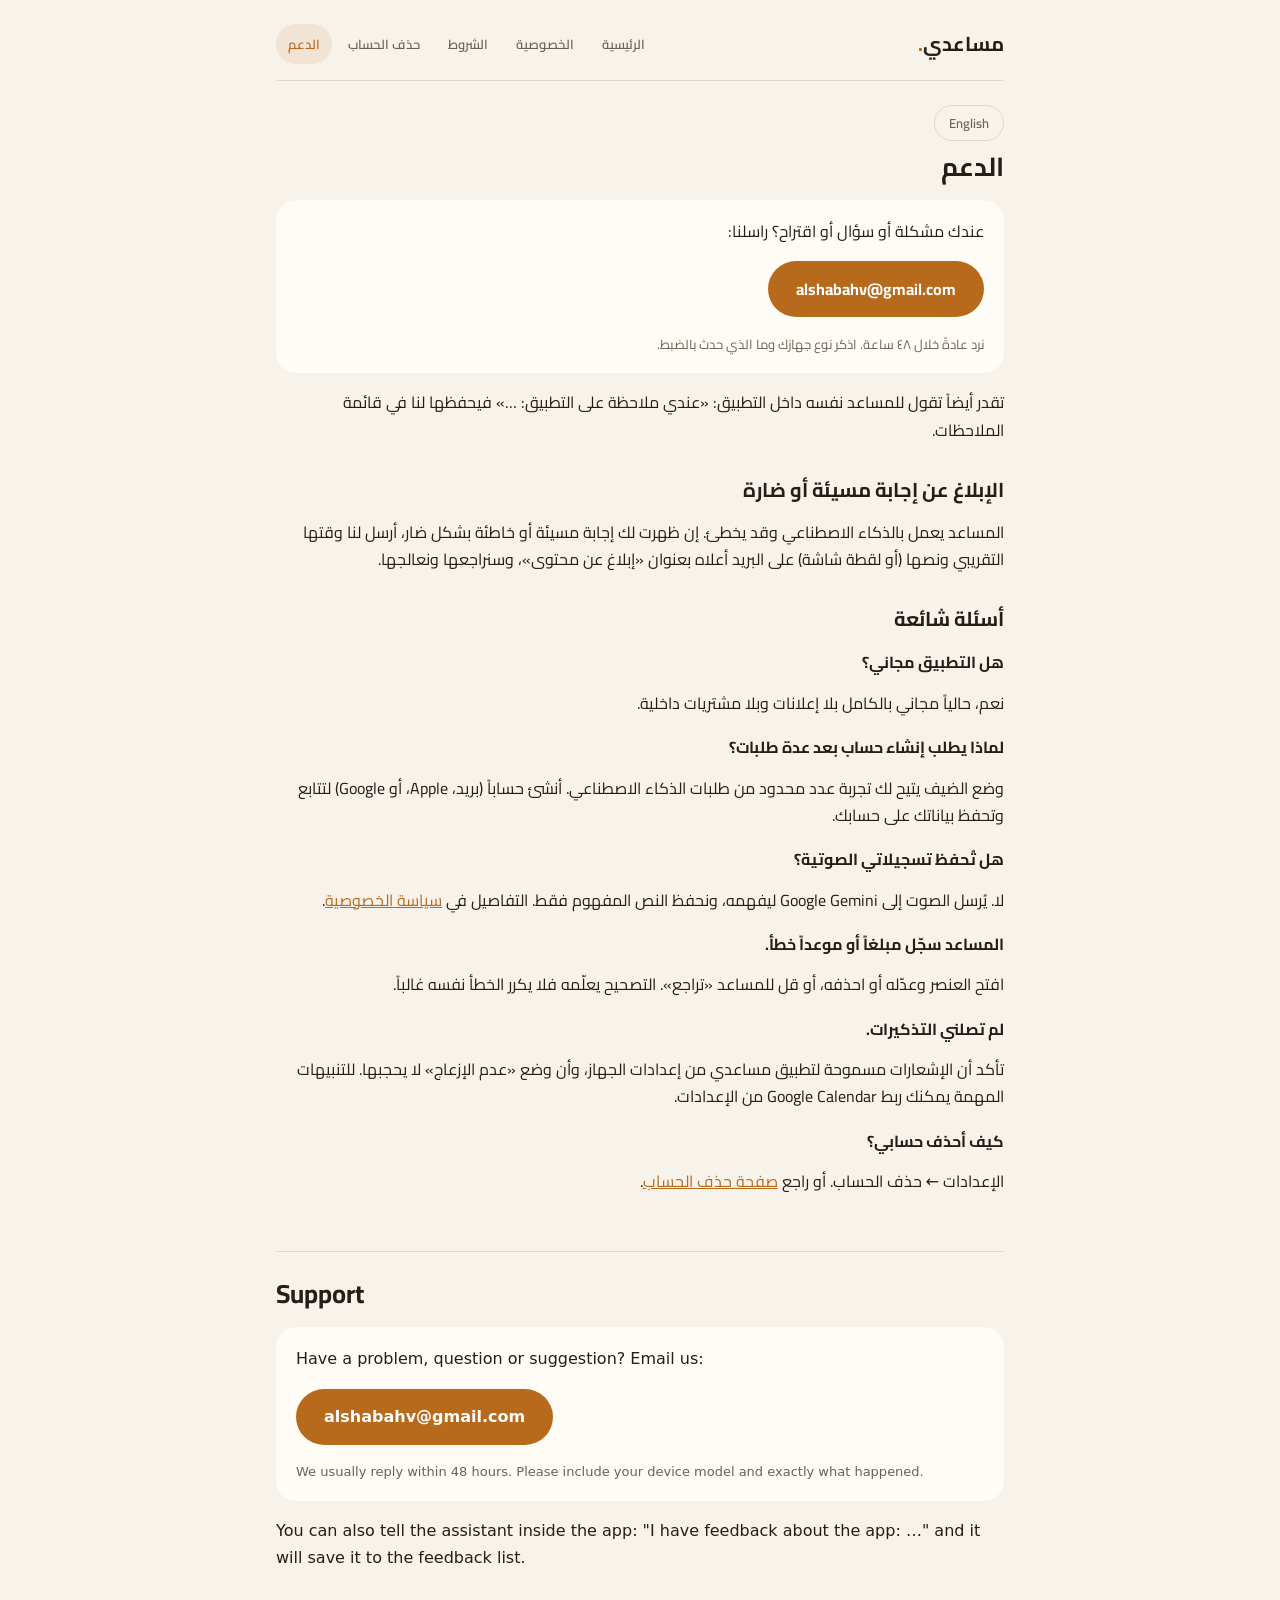
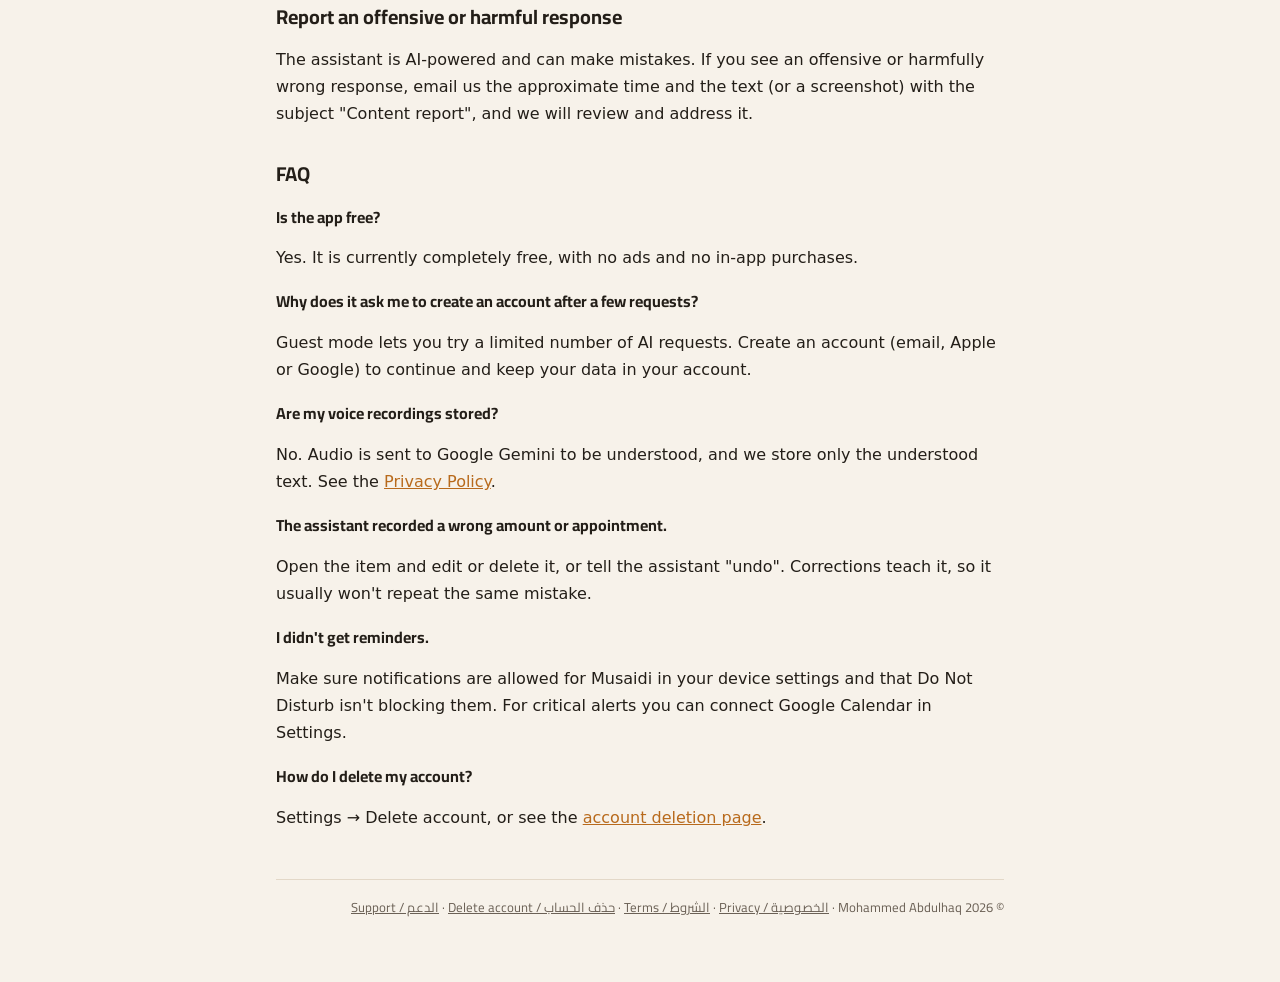
<file: support.html>
<!doctype html>
<html lang="ar" dir="rtl">
<head>
<meta charset="utf-8">
<meta name="viewport" content="width=device-width, initial-scale=1">
<title>الدعم — مساعدي | Support — Musaidi</title>
<meta name="description" content="الدعم الفني لتطبيق مساعدي. Support for Musaidi - Your AI Secretary.">
<meta name="color-scheme" content="dark light">
<link rel="preconnect" href="https://fonts.googleapis.com">
<link rel="preconnect" href="https://fonts.gstatic.com" crossorigin>
<link href="https://fonts.googleapis.com/css2?family=Cairo:wght@400;600;700&display=swap" rel="stylesheet">
<link rel="stylesheet" href="style.css">
</head>
<body>
<div class="wrap">
<header class="top">
  <a class="brand" href="index.html">مساعدي<span>.</span></a>
  <nav class="links">
    <a href="index.html">الرئيسية</a>
    <a href="privacy.html">الخصوصية</a>
    <a href="terms.html">الشروط</a>
    <a href="delete-account.html">حذف الحساب</a>
    <a href="support.html" aria-current="page">الدعم</a>
  </nav>
</header>

<div class="lang-switch"><a href="#en" lang="en">English</a></div>

<main>
<article id="ar">
<h1>الدعم</h1>
<div class="tile">
<p>عندك مشكلة أو سؤال أو اقتراح؟ راسلنا:</p>
<p><a class="btn" href="mailto:alshabahv@gmail.com?subject=%D8%AF%D8%B9%D9%85%20%D9%85%D8%B3%D8%A7%D8%B9%D8%AF%D9%8A">alshabahv@gmail.com</a></p>
<p class="meta">نرد عادةً خلال ٤٨ ساعة. اذكر نوع جهازك وما الذي حدث بالضبط.</p>
</div>

<p>تقدر أيضاً تقول للمساعد نفسه داخل التطبيق: «عندي ملاحظة على التطبيق: …» فيحفظها لنا في قائمة الملاحظات.</p>

<h2>الإبلاغ عن إجابة مسيئة أو ضارة</h2>
<p>المساعد يعمل بالذكاء الاصطناعي وقد يخطئ. إن ظهرت لك إجابة مسيئة أو خاطئة بشكل ضار، أرسل لنا وقتها التقريبي ونصها (أو لقطة شاشة) على البريد أعلاه بعنوان «إبلاغ عن محتوى»، وسنراجعها ونعالجها.</p>

<h2>أسئلة شائعة</h2>
<h3>هل التطبيق مجاني؟</h3>
<p>نعم، حالياً مجاني بالكامل بلا إعلانات وبلا مشتريات داخلية.</p>
<h3>لماذا يطلب إنشاء حساب بعد عدة طلبات؟</h3>
<p>وضع الضيف يتيح لك تجربة عدد محدود من طلبات الذكاء الاصطناعي. أنشئ حساباً (بريد، Apple، أو Google) لتتابع وتحفظ بياناتك على حسابك.</p>
<h3>هل تُحفظ تسجيلاتي الصوتية؟</h3>
<p>لا. يُرسل الصوت إلى Google Gemini ليفهمه، ونحفظ النص المفهوم فقط. التفاصيل في <a href="privacy.html">سياسة الخصوصية</a>.</p>
<h3>المساعد سجّل مبلغاً أو موعداً خطأ.</h3>
<p>افتح العنصر وعدّله أو احذفه، أو قل للمساعد «تراجع». التصحيح يعلّمه فلا يكرر الخطأ نفسه غالباً.</p>
<h3>لم تصلني التذكيرات.</h3>
<p>تأكد أن الإشعارات مسموحة لتطبيق مساعدي من إعدادات الجهاز، وأن وضع «عدم الإزعاج» لا يحجبها. للتنبيهات المهمة يمكنك ربط Google Calendar من الإعدادات.</p>
<h3>كيف أحذف حسابي؟</h3>
<p>الإعدادات ← حذف الحساب. أو راجع <a href="delete-account.html">صفحة حذف الحساب</a>.</p>
</article>

<hr class="split">

<article id="en" class="en" lang="en" dir="ltr">
<h1>Support</h1>
<div class="tile">
<p>Have a problem, question or suggestion? Email us:</p>
<p><a class="btn" href="mailto:alshabahv@gmail.com?subject=Musaidi%20support">alshabahv@gmail.com</a></p>
<p class="meta">We usually reply within 48 hours. Please include your device model and exactly what happened.</p>
</div>
<p>You can also tell the assistant inside the app: "I have feedback about the app: …" and it will save it to the feedback list.</p>

<h2>Report an offensive or harmful response</h2>
<p>The assistant is AI-powered and can make mistakes. If you see an offensive or harmfully wrong response, email us the approximate time and the text (or a screenshot) with the subject "Content report", and we will review and address it.</p>

<h2>FAQ</h2>
<h3>Is the app free?</h3>
<p>Yes. It is currently completely free, with no ads and no in-app purchases.</p>
<h3>Why does it ask me to create an account after a few requests?</h3>
<p>Guest mode lets you try a limited number of AI requests. Create an account (email, Apple or Google) to continue and keep your data in your account.</p>
<h3>Are my voice recordings stored?</h3>
<p>No. Audio is sent to Google Gemini to be understood, and we store only the understood text. See the <a href="privacy.html#en">Privacy Policy</a>.</p>
<h3>The assistant recorded a wrong amount or appointment.</h3>
<p>Open the item and edit or delete it, or tell the assistant "undo". Corrections teach it, so it usually won't repeat the same mistake.</p>
<h3>I didn't get reminders.</h3>
<p>Make sure notifications are allowed for Musaidi in your device settings and that Do Not Disturb isn't blocking them. For critical alerts you can connect Google Calendar in Settings.</p>
<h3>How do I delete my account?</h3>
<p>Settings → Delete account, or see the <a href="delete-account.html#en">account deletion page</a>.</p>
</article>
</main>

<footer class="bottom">© 2026 Mohammed Abdulhaq · <a href="privacy.html">الخصوصية / Privacy</a> · <a href="terms.html">الشروط / Terms</a> · <a href="delete-account.html">حذف الحساب / Delete account</a> · <a href="support.html">الدعم / Support</a></footer>
</div>
</body>
</html>
</file>
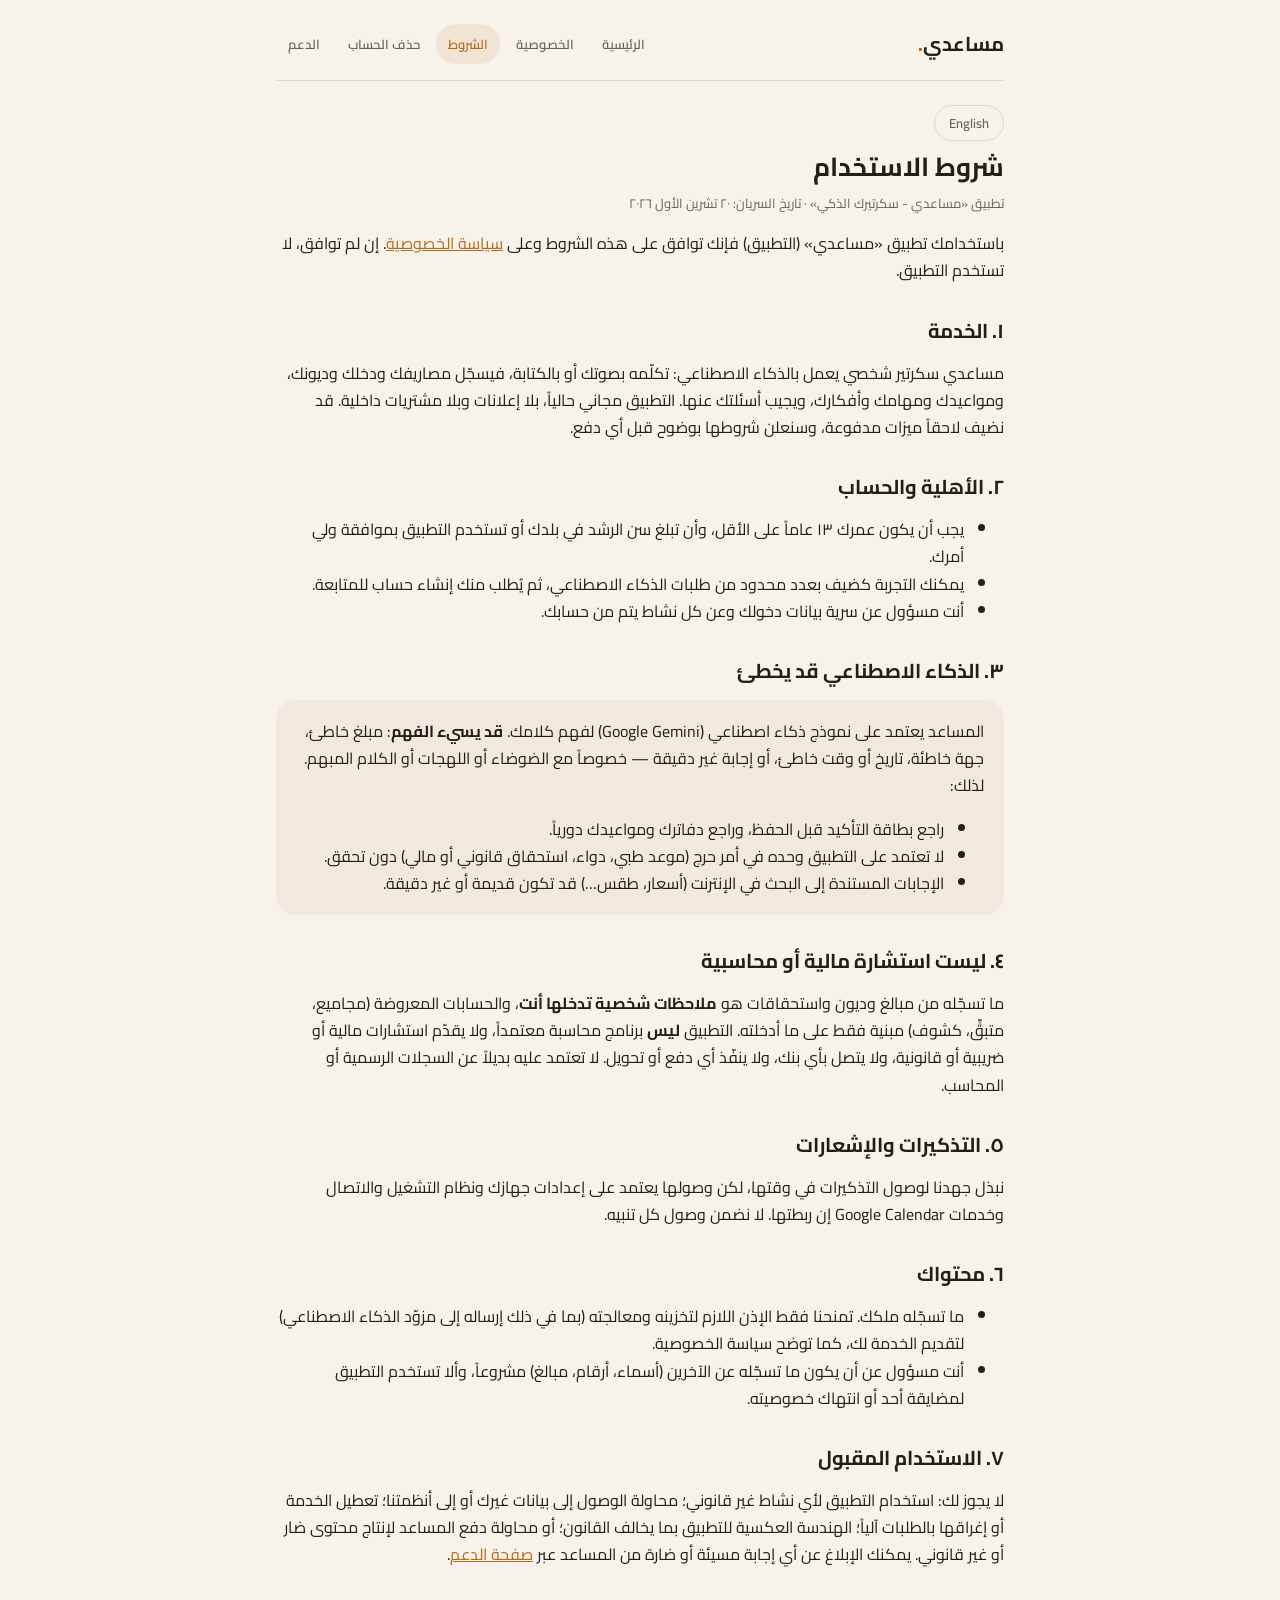
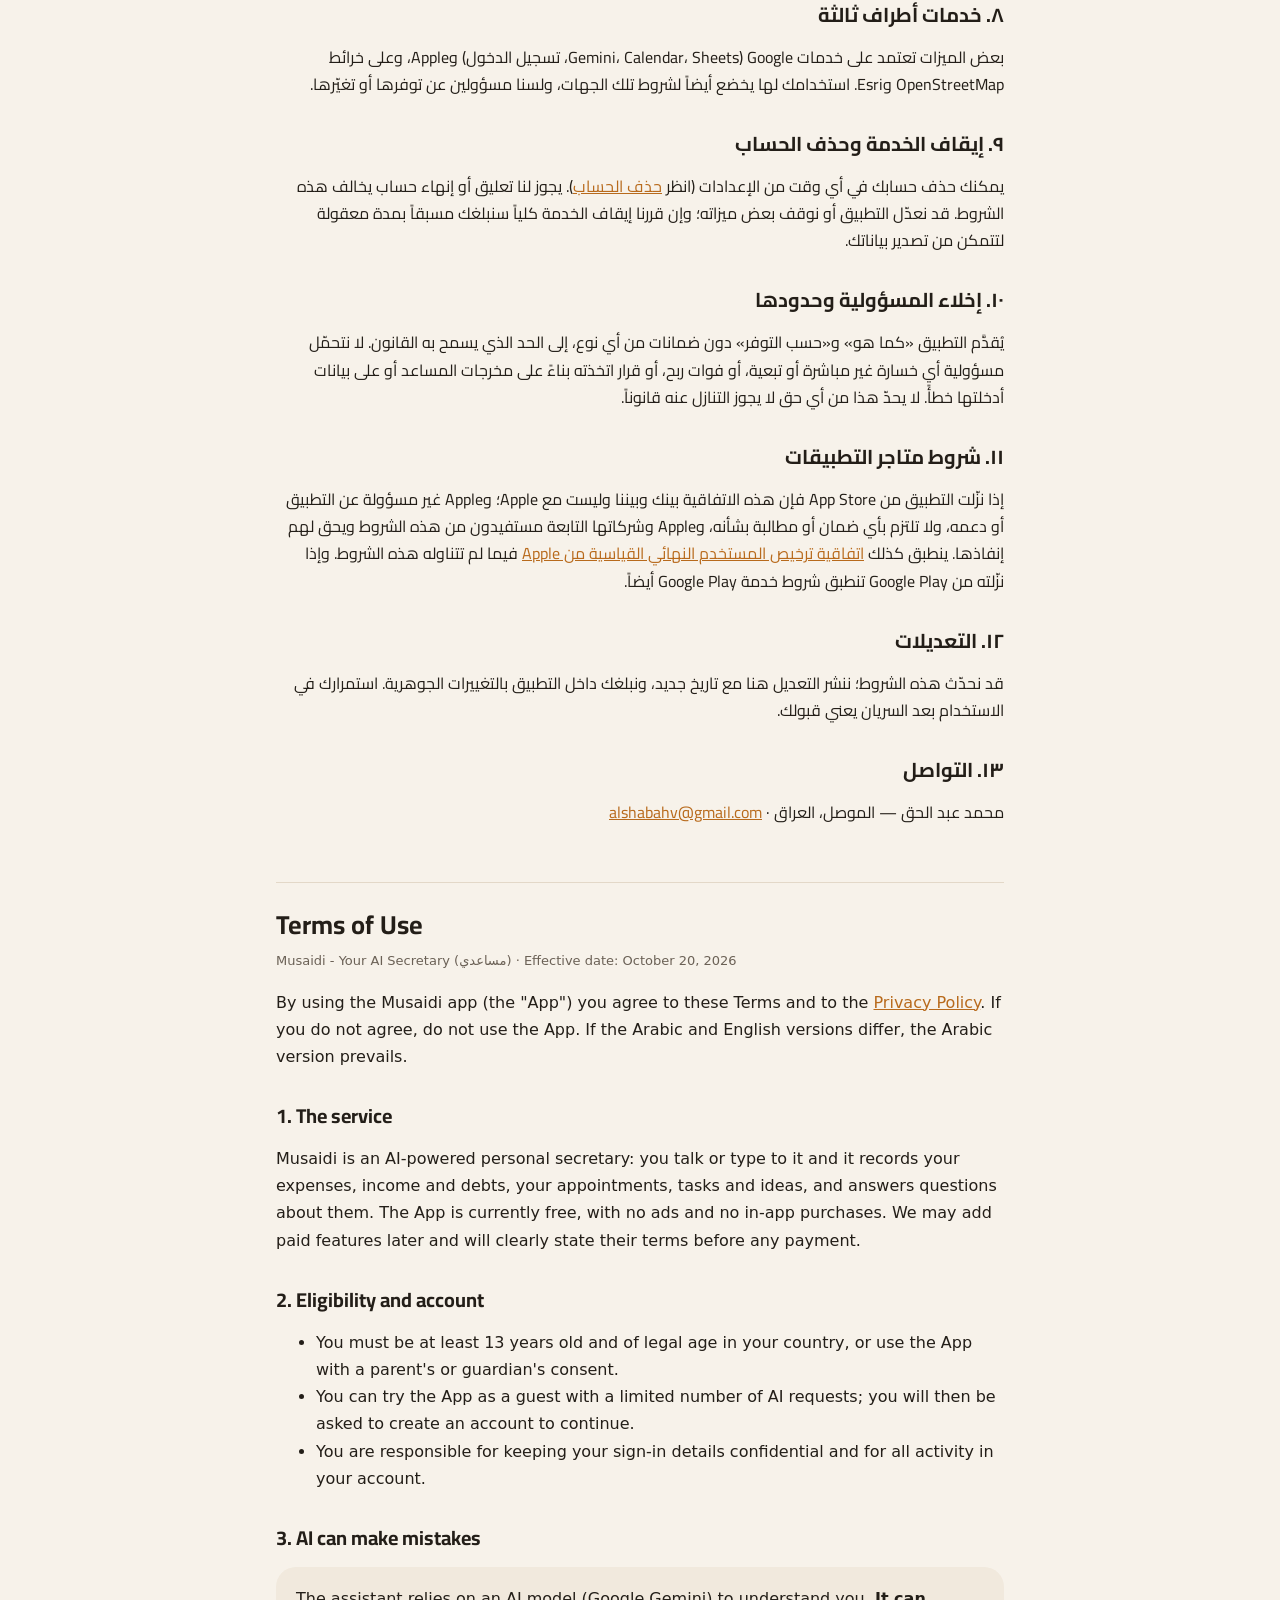
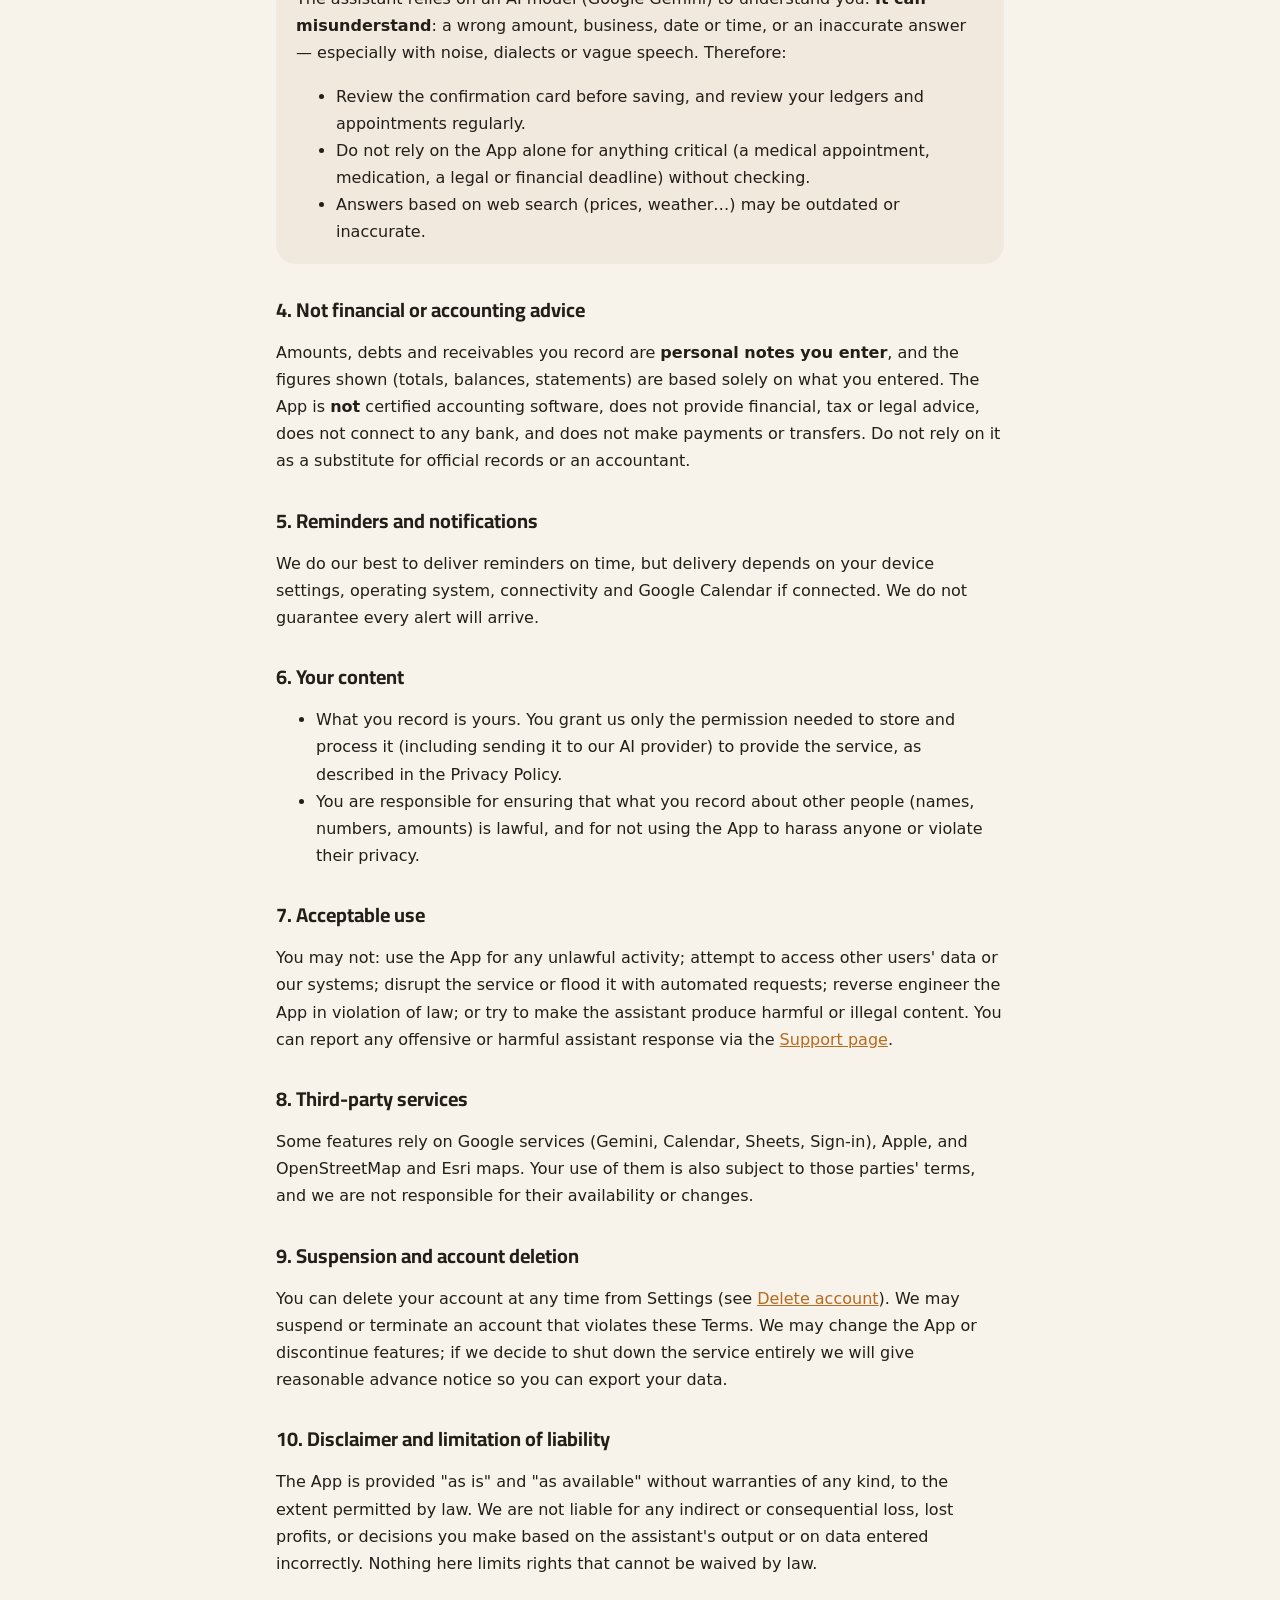
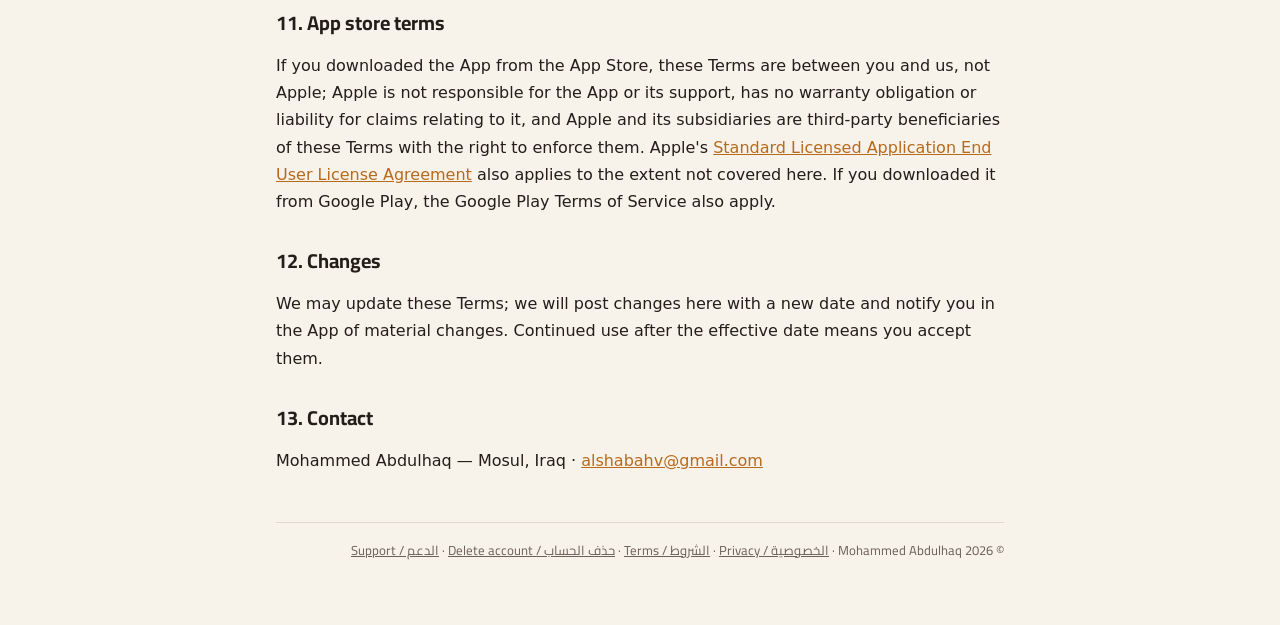
<file: terms.html>
<!doctype html>
<html lang="ar" dir="rtl">
<head>
<meta charset="utf-8">
<meta name="viewport" content="width=device-width, initial-scale=1">
<title>شروط الاستخدام — مساعدي | Terms of Use — Musaidi</title>
<meta name="description" content="شروط استخدام تطبيق مساعدي - سكرتيرك الذكي. Terms of Use for Musaidi - Your AI Secretary.">
<meta name="color-scheme" content="dark light">
<link rel="preconnect" href="https://fonts.googleapis.com">
<link rel="preconnect" href="https://fonts.gstatic.com" crossorigin>
<link href="https://fonts.googleapis.com/css2?family=Cairo:wght@400;600;700&display=swap" rel="stylesheet">
<link rel="stylesheet" href="style.css">
</head>
<body>
<div class="wrap">
<header class="top">
  <a class="brand" href="index.html">مساعدي<span>.</span></a>
  <nav class="links">
    <a href="index.html">الرئيسية</a>
    <a href="privacy.html">الخصوصية</a>
    <a href="terms.html" aria-current="page">الشروط</a>
    <a href="delete-account.html">حذف الحساب</a>
    <a href="support.html">الدعم</a>
  </nav>
</header>

<div class="lang-switch"><a href="#en" lang="en">English</a></div>

<main>
<article id="ar">
<h1>شروط الاستخدام</h1>
<p class="meta">تطبيق «مساعدي - سكرتيرك الذكي» · تاريخ السريان: ٢٠ تشرين الأول ٢٠٢٦</p>

<p>باستخدامك تطبيق «مساعدي» (التطبيق) فإنك توافق على هذه الشروط وعلى <a href="privacy.html">سياسة الخصوصية</a>. إن لم توافق، لا تستخدم التطبيق.</p>

<h2>١. الخدمة</h2>
<p>مساعدي سكرتير شخصي يعمل بالذكاء الاصطناعي: تكلّمه بصوتك أو بالكتابة، فيسجّل مصاريفك ودخلك وديونك، ومواعيدك ومهامك وأفكارك، ويجيب أسئلتك عنها. التطبيق مجاني حالياً، بلا إعلانات وبلا مشتريات داخلية. قد نضيف لاحقاً ميزات مدفوعة، وسنعلن شروطها بوضوح قبل أي دفع.</p>

<h2>٢. الأهلية والحساب</h2>
<ul>
  <li>يجب أن يكون عمرك ١٣ عاماً على الأقل، وأن تبلغ سن الرشد في بلدك أو تستخدم التطبيق بموافقة ولي أمرك.</li>
  <li>يمكنك التجربة كضيف بعدد محدود من طلبات الذكاء الاصطناعي، ثم يُطلب منك إنشاء حساب للمتابعة.</li>
  <li>أنت مسؤول عن سرية بيانات دخولك وعن كل نشاط يتم من حسابك.</li>
</ul>

<h2>٣. الذكاء الاصطناعي قد يخطئ</h2>
<div class="tile high">
<p>المساعد يعتمد على نموذج ذكاء اصطناعي (Google Gemini) لفهم كلامك. <strong>قد يسيء الفهم</strong>: مبلغ خاطئ، جهة خاطئة، تاريخ أو وقت خاطئ، أو إجابة غير دقيقة — خصوصاً مع الضوضاء أو اللهجات أو الكلام المبهم. لذلك:</p>
<ul>
  <li>راجع بطاقة التأكيد قبل الحفظ، وراجع دفاترك ومواعيدك دورياً.</li>
  <li>لا تعتمد على التطبيق وحده في أمر حرج (موعد طبي، دواء، استحقاق قانوني أو مالي) دون تحقق.</li>
  <li>الإجابات المستندة إلى البحث في الإنترنت (أسعار، طقس…) قد تكون قديمة أو غير دقيقة.</li>
</ul>
</div>

<h2>٤. ليست استشارة مالية أو محاسبية</h2>
<p>ما تسجّله من مبالغ وديون واستحقاقات هو <strong>ملاحظات شخصية تدخلها أنت</strong>، والحسابات المعروضة (مجاميع، متبقٍّ، كشوف) مبنية فقط على ما أدخلته. التطبيق <strong>ليس</strong> برنامج محاسبة معتمداً، ولا يقدّم استشارات مالية أو ضريبية أو قانونية، ولا يتصل بأي بنك، ولا ينفّذ أي دفع أو تحويل. لا تعتمد عليه بديلاً عن السجلات الرسمية أو المحاسب.</p>

<h2>٥. التذكيرات والإشعارات</h2>
<p>نبذل جهدنا لوصول التذكيرات في وقتها، لكن وصولها يعتمد على إعدادات جهازك ونظام التشغيل والاتصال وخدمات Google Calendar إن ربطتها. لا نضمن وصول كل تنبيه.</p>

<h2>٦. محتواك</h2>
<ul>
  <li>ما تسجّله ملكك. تمنحنا فقط الإذن اللازم لتخزينه ومعالجته (بما في ذلك إرساله إلى مزوّد الذكاء الاصطناعي) لتقديم الخدمة لك، كما توضح سياسة الخصوصية.</li>
  <li>أنت مسؤول عن أن يكون ما تسجّله عن الآخرين (أسماء، أرقام، مبالغ) مشروعاً، وألا تستخدم التطبيق لمضايقة أحد أو انتهاك خصوصيته.</li>
</ul>

<h2>٧. الاستخدام المقبول</h2>
<p>لا يجوز لك: استخدام التطبيق لأي نشاط غير قانوني؛ محاولة الوصول إلى بيانات غيرك أو إلى أنظمتنا؛ تعطيل الخدمة أو إغراقها بالطلبات آلياً؛ الهندسة العكسية للتطبيق بما يخالف القانون؛ أو محاولة دفع المساعد لإنتاج محتوى ضار أو غير قانوني. يمكنك الإبلاغ عن أي إجابة مسيئة أو ضارة من المساعد عبر <a href="support.html">صفحة الدعم</a>.</p>

<h2>٨. خدمات أطراف ثالثة</h2>
<p>بعض الميزات تعتمد على خدمات Google (Gemini، Calendar، Sheets، تسجيل الدخول) وApple، وعلى خرائط OpenStreetMap وEsri. استخدامك لها يخضع أيضاً لشروط تلك الجهات، ولسنا مسؤولين عن توفرها أو تغيّرها.</p>

<h2>٩. إيقاف الخدمة وحذف الحساب</h2>
<p>يمكنك حذف حسابك في أي وقت من الإعدادات (انظر <a href="delete-account.html">حذف الحساب</a>). يجوز لنا تعليق أو إنهاء حساب يخالف هذه الشروط. قد نعدّل التطبيق أو نوقف بعض ميزاته؛ وإن قررنا إيقاف الخدمة كلياً سنبلغك مسبقاً بمدة معقولة لتتمكن من تصدير بياناتك.</p>

<h2>١٠. إخلاء المسؤولية وحدودها</h2>
<p>يُقدَّم التطبيق «كما هو» و«حسب التوفر» دون ضمانات من أي نوع، إلى الحد الذي يسمح به القانون. لا نتحمّل مسؤولية أي خسارة غير مباشرة أو تبعية، أو فوات ربح، أو قرار اتخذته بناءً على مخرجات المساعد أو على بيانات أدخلتها خطأً. لا يحدّ هذا من أي حق لا يجوز التنازل عنه قانوناً.</p>

<h2>١١. شروط متاجر التطبيقات</h2>
<p>إذا نزّلت التطبيق من App Store فإن هذه الاتفاقية بينك وبيننا وليست مع Apple؛ وApple غير مسؤولة عن التطبيق أو دعمه، ولا تلتزم بأي ضمان أو مطالبة بشأنه، وApple وشركاتها التابعة مستفيدون من هذه الشروط ويحق لهم إنفاذها. ينطبق كذلك <a href="https://www.apple.com/legal/internet-services/itunes/dev/stdeula/" rel="noopener">اتفاقية ترخيص المستخدم النهائي القياسية من Apple</a> فيما لم تتناوله هذه الشروط. وإذا نزّلته من Google Play تنطبق شروط خدمة Google Play أيضاً.</p>

<h2>١٢. التعديلات</h2>
<p>قد نحدّث هذه الشروط؛ ننشر التعديل هنا مع تاريخ جديد، ونبلغك داخل التطبيق بالتغييرات الجوهرية. استمرارك في الاستخدام بعد السريان يعني قبولك.</p>

<h2>١٣. التواصل</h2>
<p>محمد عبد الحق — الموصل، العراق · <a href="mailto:alshabahv@gmail.com">alshabahv@gmail.com</a></p>
</article>

<hr class="split">

<article id="en" class="en" lang="en" dir="ltr">
<h1>Terms of Use</h1>
<p class="meta">Musaidi - Your AI Secretary (مساعدي) · Effective date: October 20, 2026</p>

<p>By using the Musaidi app (the "App") you agree to these Terms and to the <a href="privacy.html#en">Privacy Policy</a>. If you do not agree, do not use the App. If the Arabic and English versions differ, the Arabic version prevails.</p>

<h2>1. The service</h2>
<p>Musaidi is an AI-powered personal secretary: you talk or type to it and it records your expenses, income and debts, your appointments, tasks and ideas, and answers questions about them. The App is currently free, with no ads and no in-app purchases. We may add paid features later and will clearly state their terms before any payment.</p>

<h2>2. Eligibility and account</h2>
<ul>
  <li>You must be at least 13 years old and of legal age in your country, or use the App with a parent's or guardian's consent.</li>
  <li>You can try the App as a guest with a limited number of AI requests; you will then be asked to create an account to continue.</li>
  <li>You are responsible for keeping your sign-in details confidential and for all activity in your account.</li>
</ul>

<h2>3. AI can make mistakes</h2>
<div class="tile high">
<p>The assistant relies on an AI model (Google Gemini) to understand you. <strong>It can misunderstand</strong>: a wrong amount, business, date or time, or an inaccurate answer — especially with noise, dialects or vague speech. Therefore:</p>
<ul>
  <li>Review the confirmation card before saving, and review your ledgers and appointments regularly.</li>
  <li>Do not rely on the App alone for anything critical (a medical appointment, medication, a legal or financial deadline) without checking.</li>
  <li>Answers based on web search (prices, weather…) may be outdated or inaccurate.</li>
</ul>
</div>

<h2>4. Not financial or accounting advice</h2>
<p>Amounts, debts and receivables you record are <strong>personal notes you enter</strong>, and the figures shown (totals, balances, statements) are based solely on what you entered. The App is <strong>not</strong> certified accounting software, does not provide financial, tax or legal advice, does not connect to any bank, and does not make payments or transfers. Do not rely on it as a substitute for official records or an accountant.</p>

<h2>5. Reminders and notifications</h2>
<p>We do our best to deliver reminders on time, but delivery depends on your device settings, operating system, connectivity and Google Calendar if connected. We do not guarantee every alert will arrive.</p>

<h2>6. Your content</h2>
<ul>
  <li>What you record is yours. You grant us only the permission needed to store and process it (including sending it to our AI provider) to provide the service, as described in the Privacy Policy.</li>
  <li>You are responsible for ensuring that what you record about other people (names, numbers, amounts) is lawful, and for not using the App to harass anyone or violate their privacy.</li>
</ul>

<h2>7. Acceptable use</h2>
<p>You may not: use the App for any unlawful activity; attempt to access other users' data or our systems; disrupt the service or flood it with automated requests; reverse engineer the App in violation of law; or try to make the assistant produce harmful or illegal content. You can report any offensive or harmful assistant response via the <a href="support.html#en">Support page</a>.</p>

<h2>8. Third-party services</h2>
<p>Some features rely on Google services (Gemini, Calendar, Sheets, Sign-in), Apple, and OpenStreetMap and Esri maps. Your use of them is also subject to those parties' terms, and we are not responsible for their availability or changes.</p>

<h2>9. Suspension and account deletion</h2>
<p>You can delete your account at any time from Settings (see <a href="delete-account.html#en">Delete account</a>). We may suspend or terminate an account that violates these Terms. We may change the App or discontinue features; if we decide to shut down the service entirely we will give reasonable advance notice so you can export your data.</p>

<h2>10. Disclaimer and limitation of liability</h2>
<p>The App is provided "as is" and "as available" without warranties of any kind, to the extent permitted by law. We are not liable for any indirect or consequential loss, lost profits, or decisions you make based on the assistant's output or on data entered incorrectly. Nothing here limits rights that cannot be waived by law.</p>

<h2>11. App store terms</h2>
<p>If you downloaded the App from the App Store, these Terms are between you and us, not Apple; Apple is not responsible for the App or its support, has no warranty obligation or liability for claims relating to it, and Apple and its subsidiaries are third-party beneficiaries of these Terms with the right to enforce them. Apple's <a href="https://www.apple.com/legal/internet-services/itunes/dev/stdeula/" rel="noopener">Standard Licensed Application End User License Agreement</a> also applies to the extent not covered here. If you downloaded it from Google Play, the Google Play Terms of Service also apply.</p>

<h2>12. Changes</h2>
<p>We may update these Terms; we will post changes here with a new date and notify you in the App of material changes. Continued use after the effective date means you accept them.</p>

<h2>13. Contact</h2>
<p>Mohammed Abdulhaq — Mosul, Iraq · <a href="mailto:alshabahv@gmail.com">alshabahv@gmail.com</a></p>
</article>
</main>

<footer class="bottom">© 2026 Mohammed Abdulhaq · <a href="privacy.html">الخصوصية / Privacy</a> · <a href="terms.html">الشروط / Terms</a> · <a href="delete-account.html">حذف الحساب / Delete account</a> · <a href="support.html">الدعم / Support</a></footer>
</div>
</body>
</html>
</file>
<file: style.css>
/* مساعدي — صفحات قانونية ودعم. مشتقة من DESIGN.md: فحمي دافئ + عنبري واحد + Cairo. */
:root {
  --bg: #131110;
  --surface: #1D1A17;
  --surface-high: #272219;
  --line: #322C24;
  --text: #F2EDE4;
  --text-dim: #9A9186;
  --accent: #E8963E;
  --accent-soft: #E8963E1F;
  --on-accent: #1A130A;
}
@media (prefers-color-scheme: light) {
  :root {
    --bg: #F7F2EA;
    --surface: #FFFBF5;
    --surface-high: #F1E9DD;
    --line: #E3D8C8;
    --text: #231E18;
    --text-dim: #6B6156;
    --accent: #B86A1C;
    --accent-soft: #B86A1C1A;
    --on-accent: #FFFFFF;
  }
}

* { box-sizing: border-box; }
html { -webkit-text-size-adjust: 100%; }
body {
  margin: 0;
  background: var(--bg);
  color: var(--text);
  font-family: "Cairo", system-ui, -apple-system, "Segoe UI", Tahoma, sans-serif;
  font-size: 16px;
  line-height: 1.7;
}
.wrap { max-width: 760px; margin: 0 auto; padding: 24px 16px 64px; }

header.top {
  display: flex; align-items: center; justify-content: space-between;
  gap: 12px; padding-bottom: 16px; border-bottom: 1px solid var(--line);
  margin-bottom: 24px; flex-wrap: wrap;
}
.brand { font-weight: 700; font-size: 20px; color: var(--text); text-decoration: none; }
.brand span { color: var(--accent); }
nav.links { display: flex; gap: 4px; flex-wrap: wrap; }
nav.links a {
  color: var(--text-dim); text-decoration: none; font-weight: 600; font-size: 13px;
  padding: 8px 12px; border-radius: 999px; min-height: 40px; display: inline-flex; align-items: center;
}
nav.links a:hover, nav.links a[aria-current="page"] { color: var(--accent); background: var(--accent-soft); }

h1 { font-size: 26px; line-height: 1.35; margin: 0 0 8px; font-weight: 700; }
h2 { font-size: 20px; line-height: 1.35; margin: 32px 0 8px; font-weight: 700; }
h3 { font-size: 16px; line-height: 1.35; margin: 20px 0 6px; font-weight: 700; }
p, li { color: var(--text); }
.meta { color: var(--text-dim); font-size: 13px; margin: 0 0 16px; }
a { color: var(--accent); }
a:focus-visible, .btn:focus-visible { outline: 2px solid var(--accent); outline-offset: 2px; }

.tile {
  background: var(--surface); border-radius: 20px; padding: 18px 20px; margin: 16px 0;
}
.tile.high { background: var(--surface-high); }
.tile > :first-child { margin-top: 0; }
.tile > :last-child { margin-bottom: 0; }

table { width: 100%; border-collapse: collapse; font-size: 15px; }
th, td { text-align: start; padding: 10px 8px; border-bottom: 1px solid var(--line); vertical-align: top; }
th { color: var(--text-dim); font-weight: 600; font-size: 13px; }
.table-scroll { overflow-x: auto; }

.lang-switch {
  display: inline-flex; gap: 8px; margin: 0 0 8px;
}
.lang-switch a {
  font-size: 13px; font-weight: 600; text-decoration: none; color: var(--text-dim);
  border: 1px solid var(--line); border-radius: 999px; padding: 6px 14px;
}

.btn {
  display: inline-flex; align-items: center; justify-content: center;
  min-height: 56px; padding: 0 28px; border-radius: 999px;
  background: var(--accent); color: var(--on-accent); font-weight: 700; text-decoration: none;
}

.en { direction: ltr; text-align: left; font-family: system-ui, -apple-system, "Segoe UI", Roboto, sans-serif; }
.en h1, .en h2, .en h3 { font-family: "Cairo", system-ui, sans-serif; }
hr.split { border: 0; border-top: 1px solid var(--line); margin: 56px 0 24px; }

footer.bottom { margin-top: 48px; padding-top: 16px; border-top: 1px solid var(--line); color: var(--text-dim); font-size: 13px; }
footer.bottom a { color: var(--text-dim); }

@media (prefers-reduced-motion: reduce) { * { scroll-behavior: auto !important; } }
html { scroll-behavior: smooth; }

code { font-size: 13px; overflow-wrap: anywhere; word-break: break-all; background: var(--surface-high); padding: 1px 6px; border-radius: 6px; }
p, li, td { overflow-wrap: anywhere; }
</file>
